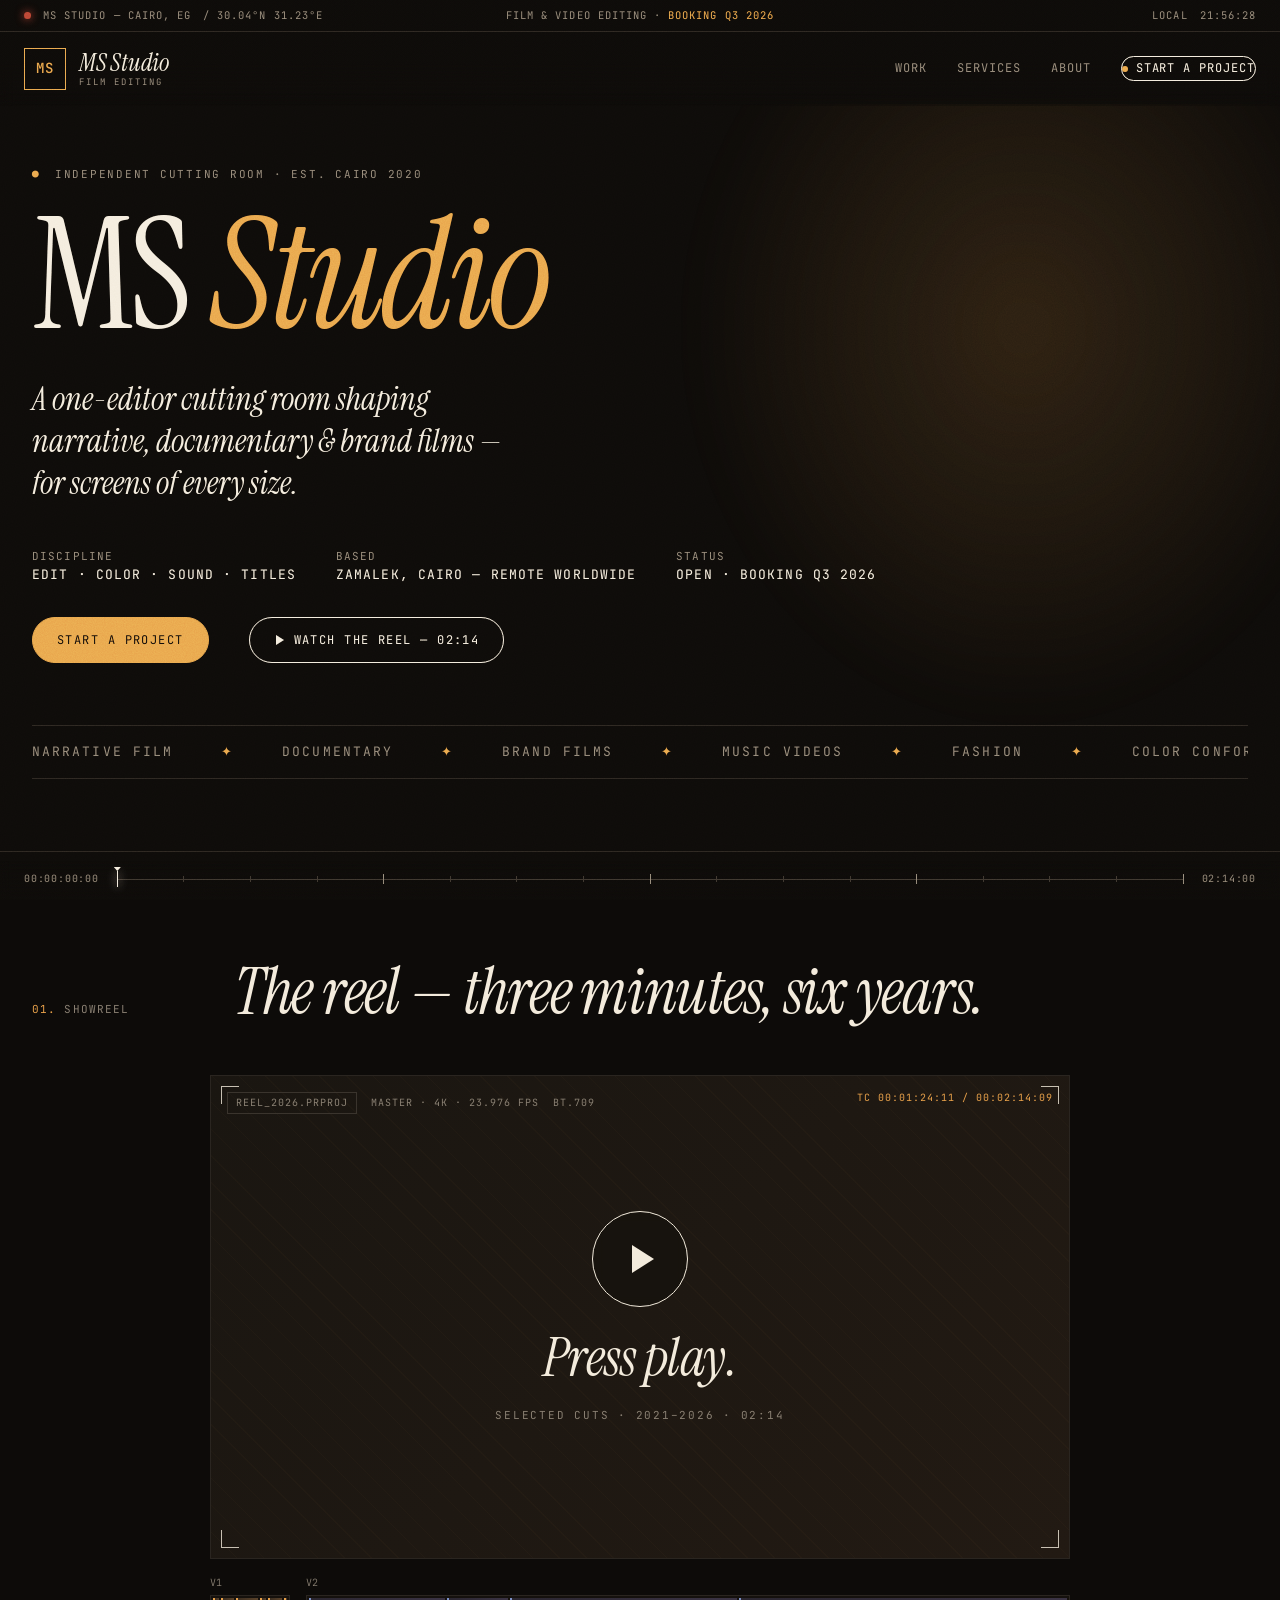
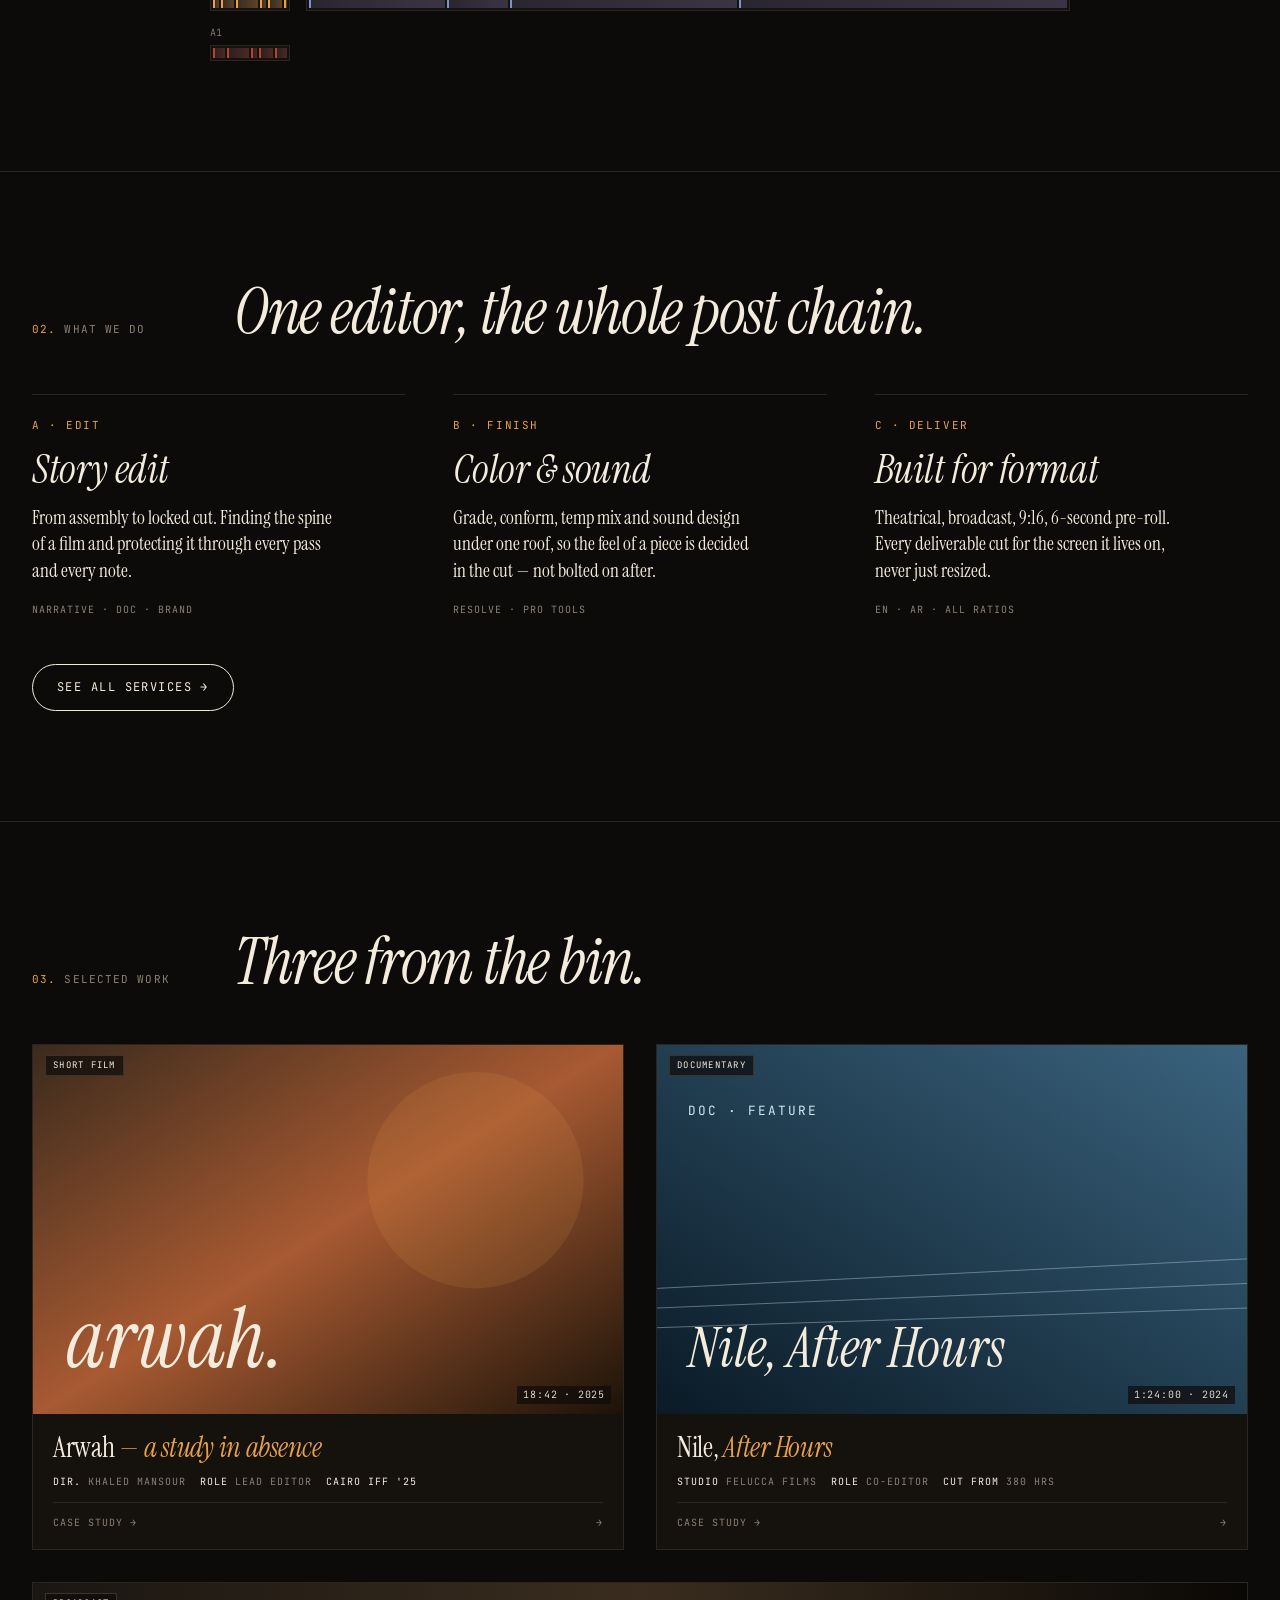
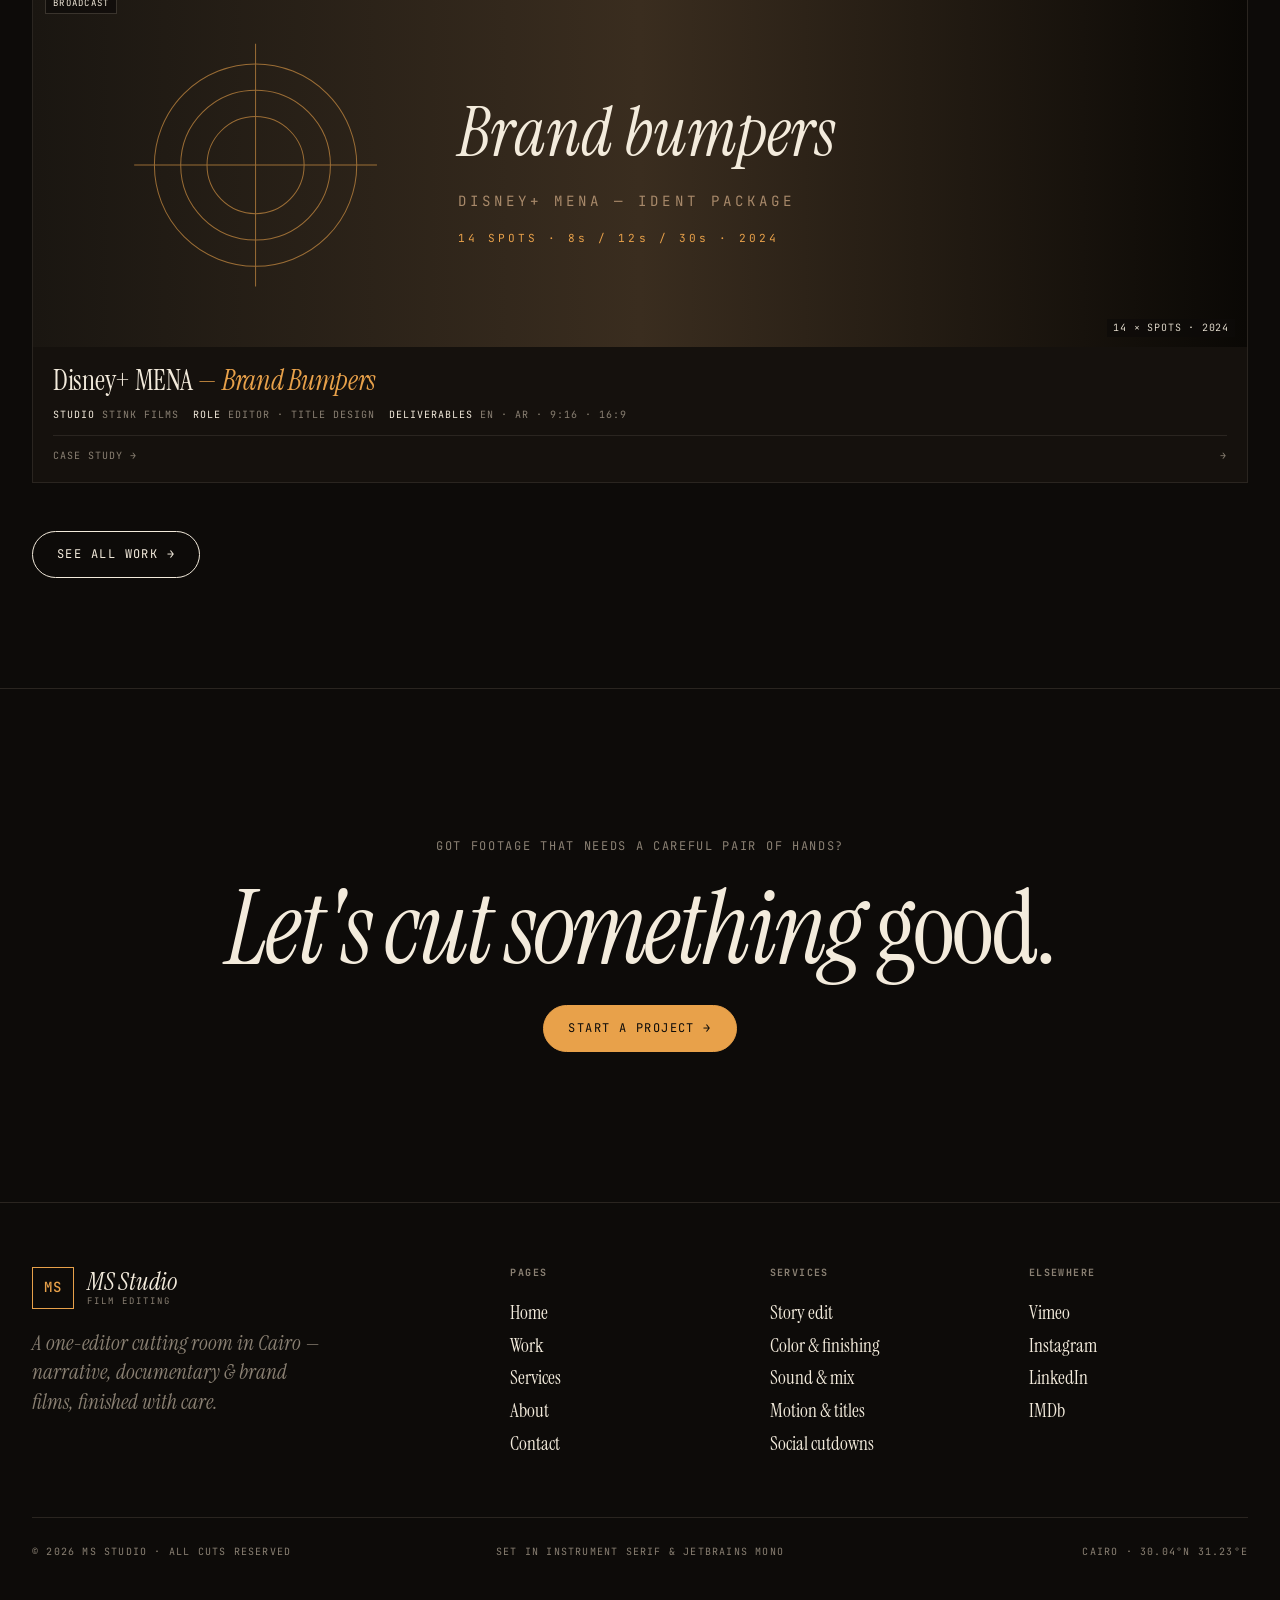
<file: index.html>
<!doctype html>
<html lang="en">
<head>
<meta charset="utf-8" />
<meta name="viewport" content="width=device-width, initial-scale=1" />
<title>MS Studio — Film &amp; Video Editing, Cairo</title>
<meta name="description" content="MS Studio is an independent cutting room in Cairo. Narrative, documentary and brand film editing, color and finishing by Malak Sameh." />
<link rel="preconnect" href="https://fonts.googleapis.com">
<link rel="preconnect" href="https://fonts.gstatic.com" crossorigin>
<link href="https://fonts.googleapis.com/css2?family=Instrument+Serif:ital@0;1&family=JetBrains+Mono:wght@300;400;500&display=swap" rel="stylesheet">
<link rel="stylesheet" href="css/site.css">
</head>
<body>
<div class="grain" aria-hidden="true"></div>

<header class="site-header">
  <div class="topstrip">
    <div class="ts-left"><span class="rec-dot" aria-hidden="true"></span><span>MS Studio — Cairo, EG</span><span class="dim">/ 30.04°N 31.23°E</span></div>
    <div class="ts-mid">Film &amp; Video Editing · <span class="amber">Booking Q3 2026</span></div>
    <div class="ts-right"><span class="dim">Local</span><span id="clock">--:--:--</span></div>
  </div>
  <div class="nav">
    <a class="brand" href="index.html"><span class="mark">MS</span><span class="btext"><b>MS Studio</b><small>Film Editing</small></span></a>
    <button class="menu-toggle" aria-label="Menu"><span></span><span></span><span></span></button>
    <nav class="navlinks">
      <a href="work.html">Work</a>
      <a href="services.html">Services</a>
      <a href="about.html">About</a>
      <a class="navcta" href="contact.html"><span class="dot"></span>Start a project</a>
    </nav>
  </div>
</header>

<main class="page" data-screen-label="Home">

  <!-- HERO -->
  <section class="phero first">
    <div class="container">
      <div class="eyebrow"><span class="amber">●</span> Independent cutting room · Est. Cairo 2020</div>
      <h1>MS <em>Studio</em></h1>
      <p class="lede">A one-editor cutting room shaping narrative, documentary &amp; brand films — for screens of every size.</p>
      <div class="pmeta">
        <div><div>Discipline</div><div class="v">Edit · Color · Sound · Titles</div></div>
        <div><div>Based</div><div class="v">Zamalek, Cairo — Remote worldwide</div></div>
        <div><div>Status</div><div class="v amber">Open · Booking Q3 2026</div></div>
      </div>
      <div class="pmeta" style="margin-top:34px">
        <a class="btn amber" href="contact.html">Start a project</a>
        <a class="btn" href="#showreel"><span class="play"></span>Watch the reel — 02:14</a>
      </div>
    </div>
    <div class="marquee" aria-hidden="true">
      <div class="marquee-track">
        <span>Narrative Film</span><span>Documentary</span><span>Brand Films</span><span>Music Videos</span><span>Fashion</span><span>Color Conform</span><span>Sound Design</span><span>Title Sequences</span>
        <span>Narrative Film</span><span>Documentary</span><span>Brand Films</span><span>Music Videos</span><span>Fashion</span><span>Color Conform</span><span>Sound Design</span><span>Title Sequences</span>
      </div>
    </div>
  </section>

  <!-- SHOWREEL -->
  <section id="showreel">
    <div class="container">
      <div class="chapter"><div><span class="num">01.</span> Showreel</div><h2>The <span class="it">reel</span> — three minutes, six years.</h2></div>
      <div class="reel-frame">
        <div class="corner tl"></div><div class="corner tr"></div><div class="corner bl"></div><div class="corner br"></div>
        <div class="frame-label"><span class="tag">REEL_2026.prproj</span><span>Master · 4K · 23.976 fps</span><span>BT.709</span></div>
        <div class="frame-tc">TC 00:01:24:11 / 00:02:14:09</div>
        <div class="frame-center">
          <button class="play-btn" aria-label="Play reel"><span class="tri"></span></button>
          <h3>Press play.</h3>
          <div class="sub">Selected cuts · 2021–2026 · 02:14</div>
        </div>
      </div>
      <div class="reel-timeline">
        <div class="track-row"><div class="mono">V1</div><div class="track"><div class="clip short"></div><div class="clip med"></div><div class="clip long"></div><div class="clip short"></div><div class="clip med"></div><div class="clip"></div></div></div>
        <div class="track-row"><div class="mono">V2</div><div class="track"><div class="clip b med"></div><div class="clip b short"></div><div class="clip b long"></div><div class="clip b"></div></div></div>
        <div class="track-row"><div class="mono">A1</div><div class="track"><div class="clip c"></div><div class="clip c long"></div><div class="clip c short"></div><div class="clip c med"></div><div class="clip c"></div></div></div>
      </div>
    </div>
  </section>

  <!-- WHAT WE DO -->
  <section id="what">
    <div class="container">
      <div class="chapter"><div><span class="num">02.</span> What we do</div><h2>One editor, the <span class="it">whole</span> post chain.</h2></div>
      <div class="pillars">
        <div class="pillar"><div class="pn">A · EDIT</div><h3>Story <em>edit</em></h3><p>From assembly to locked cut. Finding the spine of a film and protecting it through every pass and every note.</p><div class="quote">Narrative · Doc · Brand</div></div>
        <div class="pillar"><div class="pn">B · FINISH</div><h3>Color &amp; <em>sound</em></h3><p>Grade, conform, temp mix and sound design under one roof, so the feel of a piece is decided in the cut — not bolted on after.</p><div class="quote">Resolve · Pro Tools</div></div>
        <div class="pillar"><div class="pn">C · DELIVER</div><h3>Built for <em>format</em></h3><p>Theatrical, broadcast, 9:16, 6-second pre-roll. Every deliverable cut for the screen it lives on, never just resized.</p><div class="quote">EN · AR · all ratios</div></div>
      </div>
      <div style="margin-top:48px"><a class="btn" href="services.html">See all services →</a></div>
    </div>
  </section>

  <!-- SELECTED WORK -->
  <section id="work-teaser">
    <div class="container">
      <div class="chapter"><div><span class="num">03.</span> Selected work</div><h2><span class="it">Three</span> from the bin.</h2></div>
      <div class="works">
        <article class="work w6">
          <div class="work-thumb">
            <svg viewBox="0 0 600 380" preserveAspectRatio="xMidYMid slice" aria-hidden="true">
              <defs><linearGradient id="hg1" x1="0" x2="1" y1="0" y2="1"><stop offset="0" stop-color="#3a2a1c"/><stop offset=".5" stop-color="#a85a32"/><stop offset="1" stop-color="#1a1208"/></linearGradient></defs>
              <rect width="600" height="380" fill="url(#hg1)"/><circle cx="450" cy="140" r="110" fill="rgba(232,161,74,.12)"/>
              <text x="34" y="330" font-family="Instrument Serif" font-style="italic" font-size="84" fill="#f3ebdc">arwah.</text>
            </svg>
            <div class="badge">Short film</div><div class="tc mono">18:42 · 2025</div>
          </div>
          <div class="work-body">
            <div class="work-title">Arwah <em>— a study in absence</em></div>
            <div class="work-meta"><span><b>Dir.</b> Khaled Mansour</span><span><b>Role</b> Lead editor</span><span><b>Cairo IFF '25</b></span></div>
            <div class="work-foot"><span>Case study →</span><span class="arrow">→</span></div>
          </div>
        </article>
        <article class="work w6">
          <div class="work-thumb">
            <svg viewBox="0 0 600 380" preserveAspectRatio="xMidYMid slice" aria-hidden="true">
              <defs><linearGradient id="hg2" x1="0" x2="1" y1="1" y2="0"><stop offset="0" stop-color="#0a1a26"/><stop offset="1" stop-color="#3a637e"/></linearGradient></defs>
              <rect width="600" height="380" fill="url(#hg2)"/>
              <g opacity=".4" stroke="#cfe6f0"><line x1="0" y1="250" x2="600" y2="220"/><line x1="0" y1="270" x2="600" y2="245"/><line x1="0" y1="290" x2="600" y2="270"/></g>
              <text x="32" y="74" font-family="JetBrains Mono" font-size="13" fill="#cfe6f0" letter-spacing="2">DOC · FEATURE</text>
              <text x="32" y="330" font-family="Instrument Serif" font-style="italic" font-size="56" fill="#f3ebdc">Nile, After Hours</text>
            </svg>
            <div class="badge">Documentary</div><div class="tc mono">1:24:00 · 2024</div>
          </div>
          <div class="work-body">
            <div class="work-title">Nile, <em>After Hours</em></div>
            <div class="work-meta"><span><b>Studio</b> Felucca Films</span><span><b>Role</b> Co-editor</span><span><b>Cut from</b> 380 hrs</span></div>
            <div class="work-foot"><span>Case study →</span><span class="arrow">→</span></div>
          </div>
        </article>
        <article class="work w12">
          <div class="work-thumb">
            <svg viewBox="0 0 1200 360" preserveAspectRatio="xMidYMid slice" aria-hidden="true">
              <defs><linearGradient id="hg3" x1="0" x2="1"><stop offset="0" stop-color="#1a1611"/><stop offset=".5" stop-color="#3a2d1f"/><stop offset="1" stop-color="#0a0805"/></linearGradient></defs>
              <rect width="1200" height="360" fill="url(#hg3)"/>
              <g opacity=".6" stroke="#e8a14a" fill="none"><circle cx="220" cy="180" r="100"/><circle cx="220" cy="180" r="74"/><circle cx="220" cy="180" r="48"/><line x1="220" y1="60" x2="220" y2="300"/><line x1="100" y1="180" x2="340" y2="180"/></g>
              <text x="420" y="170" font-family="Instrument Serif" font-style="italic" font-size="66" fill="#f3ebdc">Brand bumpers</text>
              <text x="420" y="220" font-family="JetBrains Mono" font-size="14" fill="#a8896a" letter-spacing="3">DISNEY+ MENA — IDENT PACKAGE</text>
              <text x="420" y="256" font-family="JetBrains Mono" font-size="11" fill="#e8a14a" letter-spacing="3">14 SPOTS · 8s / 12s / 30s · 2024</text>
            </svg>
            <div class="badge">Broadcast</div><div class="tc mono">14 × spots · 2024</div>
          </div>
          <div class="work-body">
            <div class="work-title">Disney+ MENA <em>— Brand Bumpers</em></div>
            <div class="work-meta"><span><b>Studio</b> Stink Films</span><span><b>Role</b> Editor · Title design</span><span><b>Deliverables</b> EN · AR · 9:16 · 16:9</span></div>
            <div class="work-foot"><span>Case study →</span><span class="arrow">→</span></div>
          </div>
        </article>
      </div>
      <div style="margin-top:48px"><a class="btn" href="work.html">See all work →</a></div>
    </div>
  </section>

  <!-- CTA -->
  <section id="cta">
    <div class="container">
      <div class="cta-strip">
        <div class="sub">Got footage that needs a careful pair of hands?</div>
        <h2>Let's <span class="it">cut</span> something <span class="nb it">good.</span></h2>
        <a class="btn amber" href="contact.html">Start a project →</a>
      </div>
    </div>
  </section>

</main>

<footer class="site-footer">
  <div class="container">
    <div class="foot-grid">
      <div class="foot-brand">
        <a class="brand" href="index.html"><span class="mark">MS</span><span class="btext"><b>MS Studio</b><small>Film Editing</small></span></a>
        <p>A one-editor cutting room in Cairo — narrative, documentary &amp; brand films, finished with care.</p>
      </div>
      <div class="foot-col"><h5>Pages</h5><a href="index.html">Home</a><a href="work.html">Work</a><a href="services.html">Services</a><a href="about.html">About</a><a href="contact.html">Contact</a></div>
      <div class="foot-col"><h5>Services</h5><a href="services.html">Story edit</a><a href="services.html">Color &amp; finishing</a><a href="services.html">Sound &amp; mix</a><a href="services.html">Motion &amp; titles</a><a href="services.html">Social cutdowns</a></div>
      <div class="foot-col"><h5>Elsewhere</h5><a href="#">Vimeo</a><a href="#">Instagram</a><a href="#">LinkedIn</a><a href="#">IMDb</a></div>
    </div>
    <div class="foot-bot"><div>© 2026 MS Studio · All cuts reserved</div><div class="c">Set in Instrument Serif &amp; JetBrains Mono</div><div class="r">Cairo · 30.04°N 31.23°E</div></div>
  </div>
</footer>

<div class="scrubbar">
  <div class="scrub-row">
    <div><span id="scrub-tc">00:00:00:00</span></div>
    <div class="scrub-track">
      <div class="scrub-line"></div><div class="scrub-line played"></div>
      <div class="scrub-ticks"><span class="major"></span><span></span><span></span><span></span><span class="major"></span><span></span><span></span><span></span><span class="major"></span><span></span><span></span><span></span><span class="major"></span><span></span><span></span><span></span><span class="major"></span></div>
      <div class="playhead"></div>
    </div>
    <div>02:14:00</div>
  </div>
</div>

<div class="tweaks" id="tweaks">
  <h4>Tweaks <span class="x" id="tw-close">close ✕</span></h4>
  <div class="tw-section"><div class="tw-label">Theme</div><div class="tw-row" data-key="theme"><button data-val="cinema">Cinema</button><button data-val="paper">Paper</button><button data-val="amber">Amber room</button></div></div>
  <div class="tw-section"><div class="tw-label">Accent</div><div class="tw-row" data-key="accent"><button data-val="amber">Amber</button><button data-val="red">Red</button><button data-val="cyan">Cyan</button><button data-val="lime">Lime</button></div></div>
  <div class="tw-section"><div class="tw-label">Film grain</div><div class="tw-slider"><input type="range" min="0" max="1" step="0.05" id="tw-grain" /><span class="mono" id="tw-grain-v">50%</span></div></div>
</div>

<script src="js/site.js"></script>
</body>
</html>
</file>
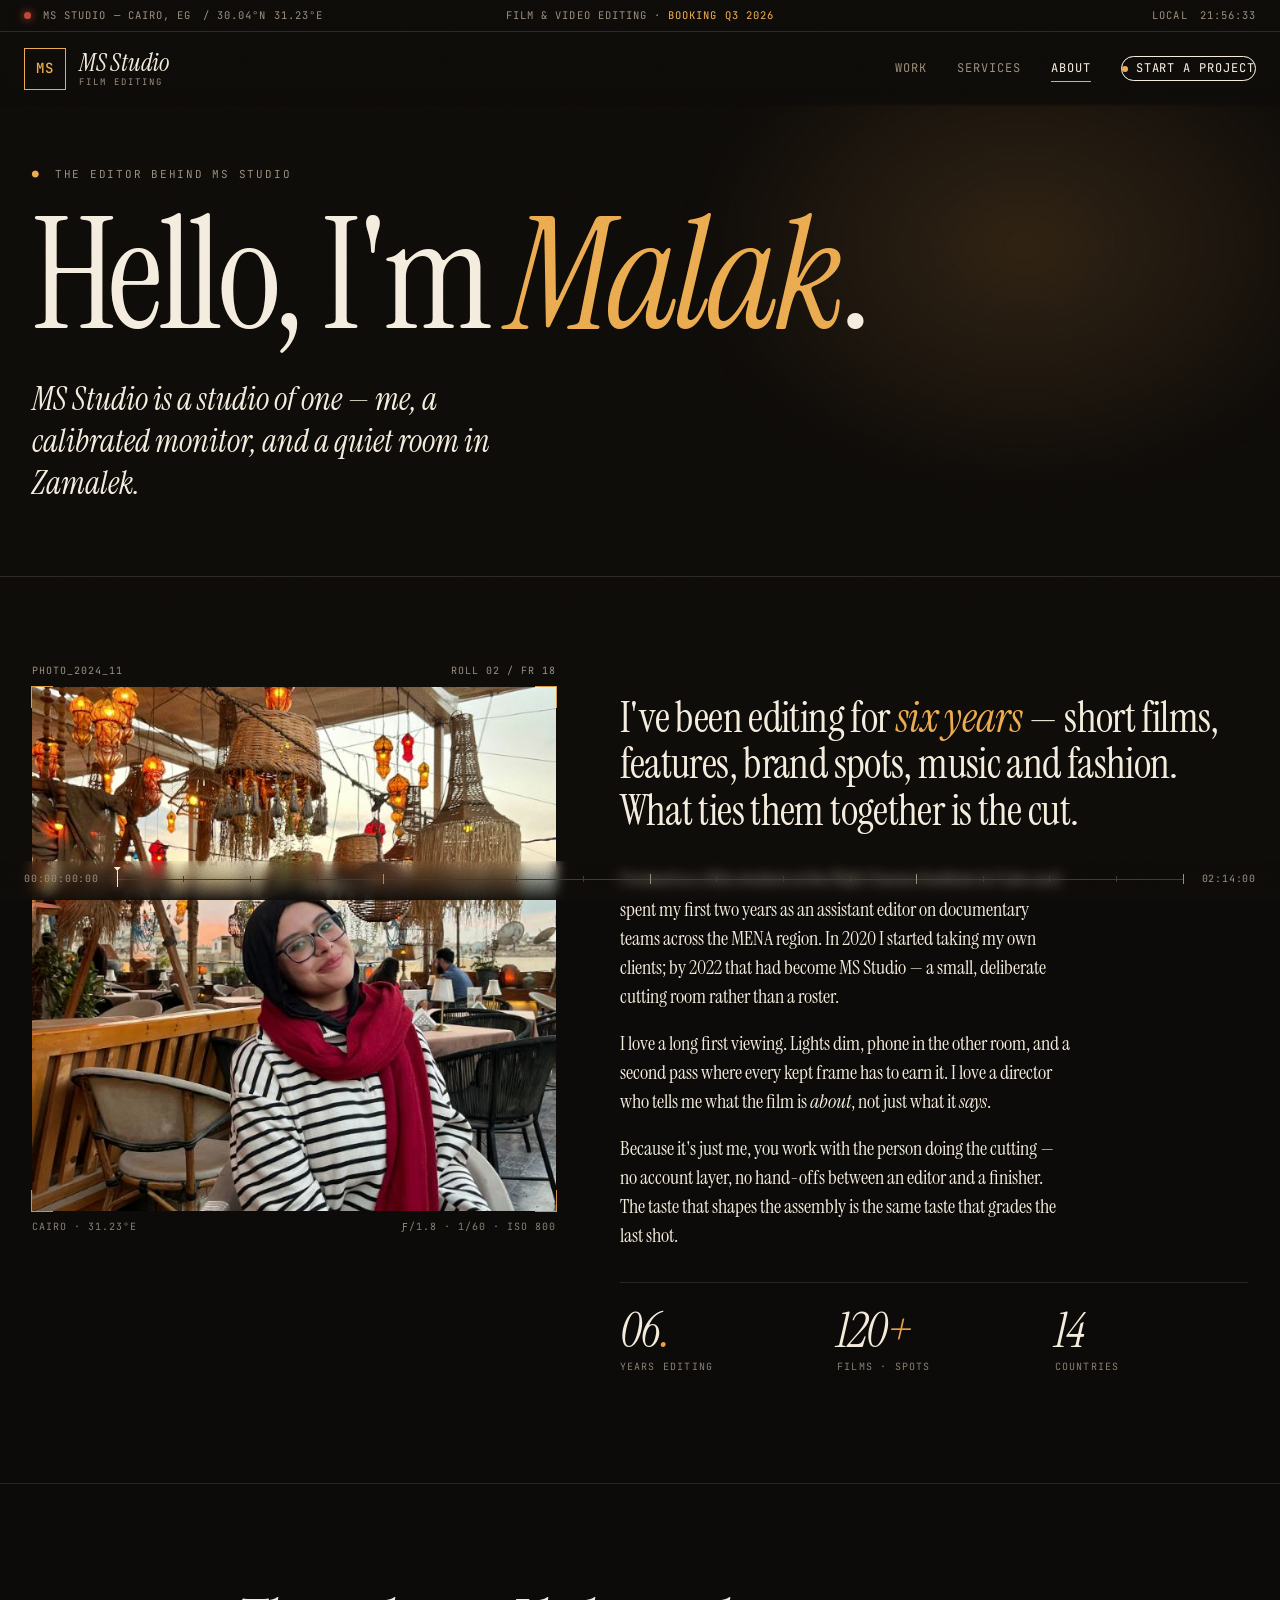
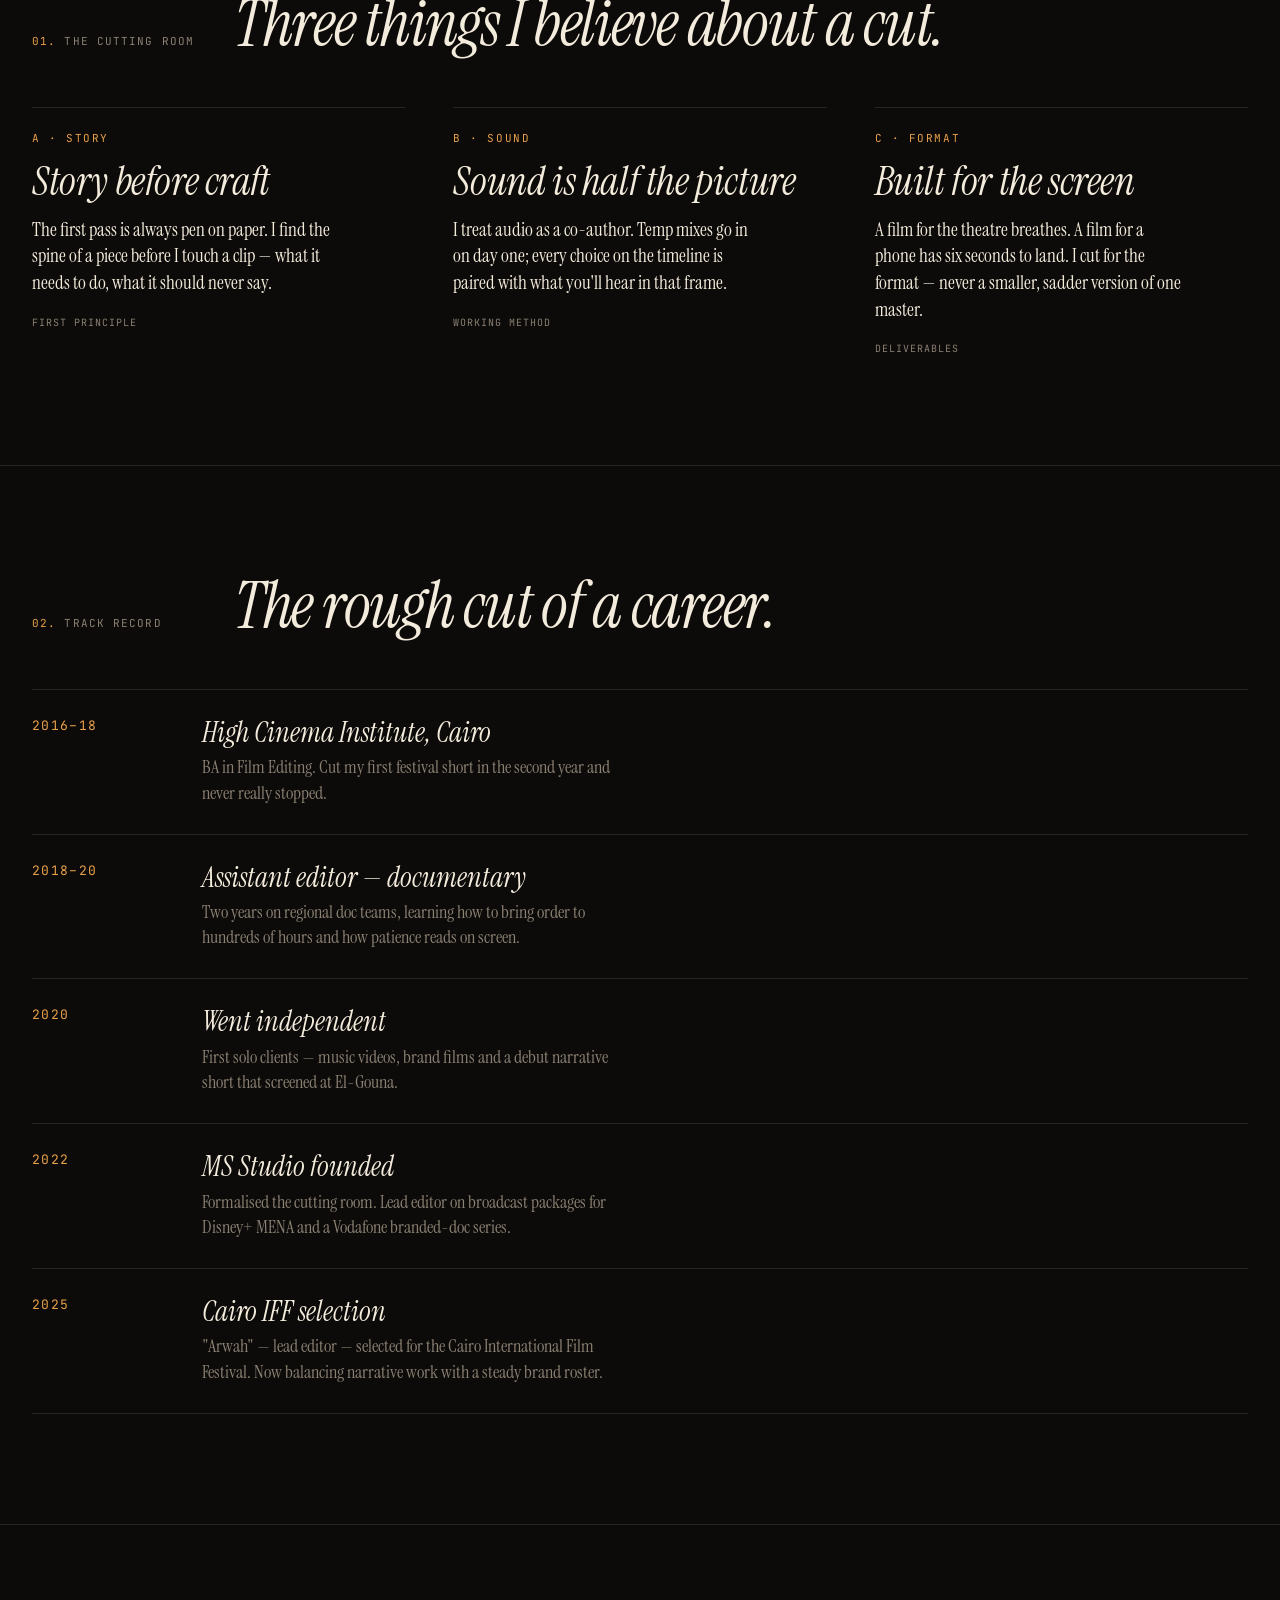
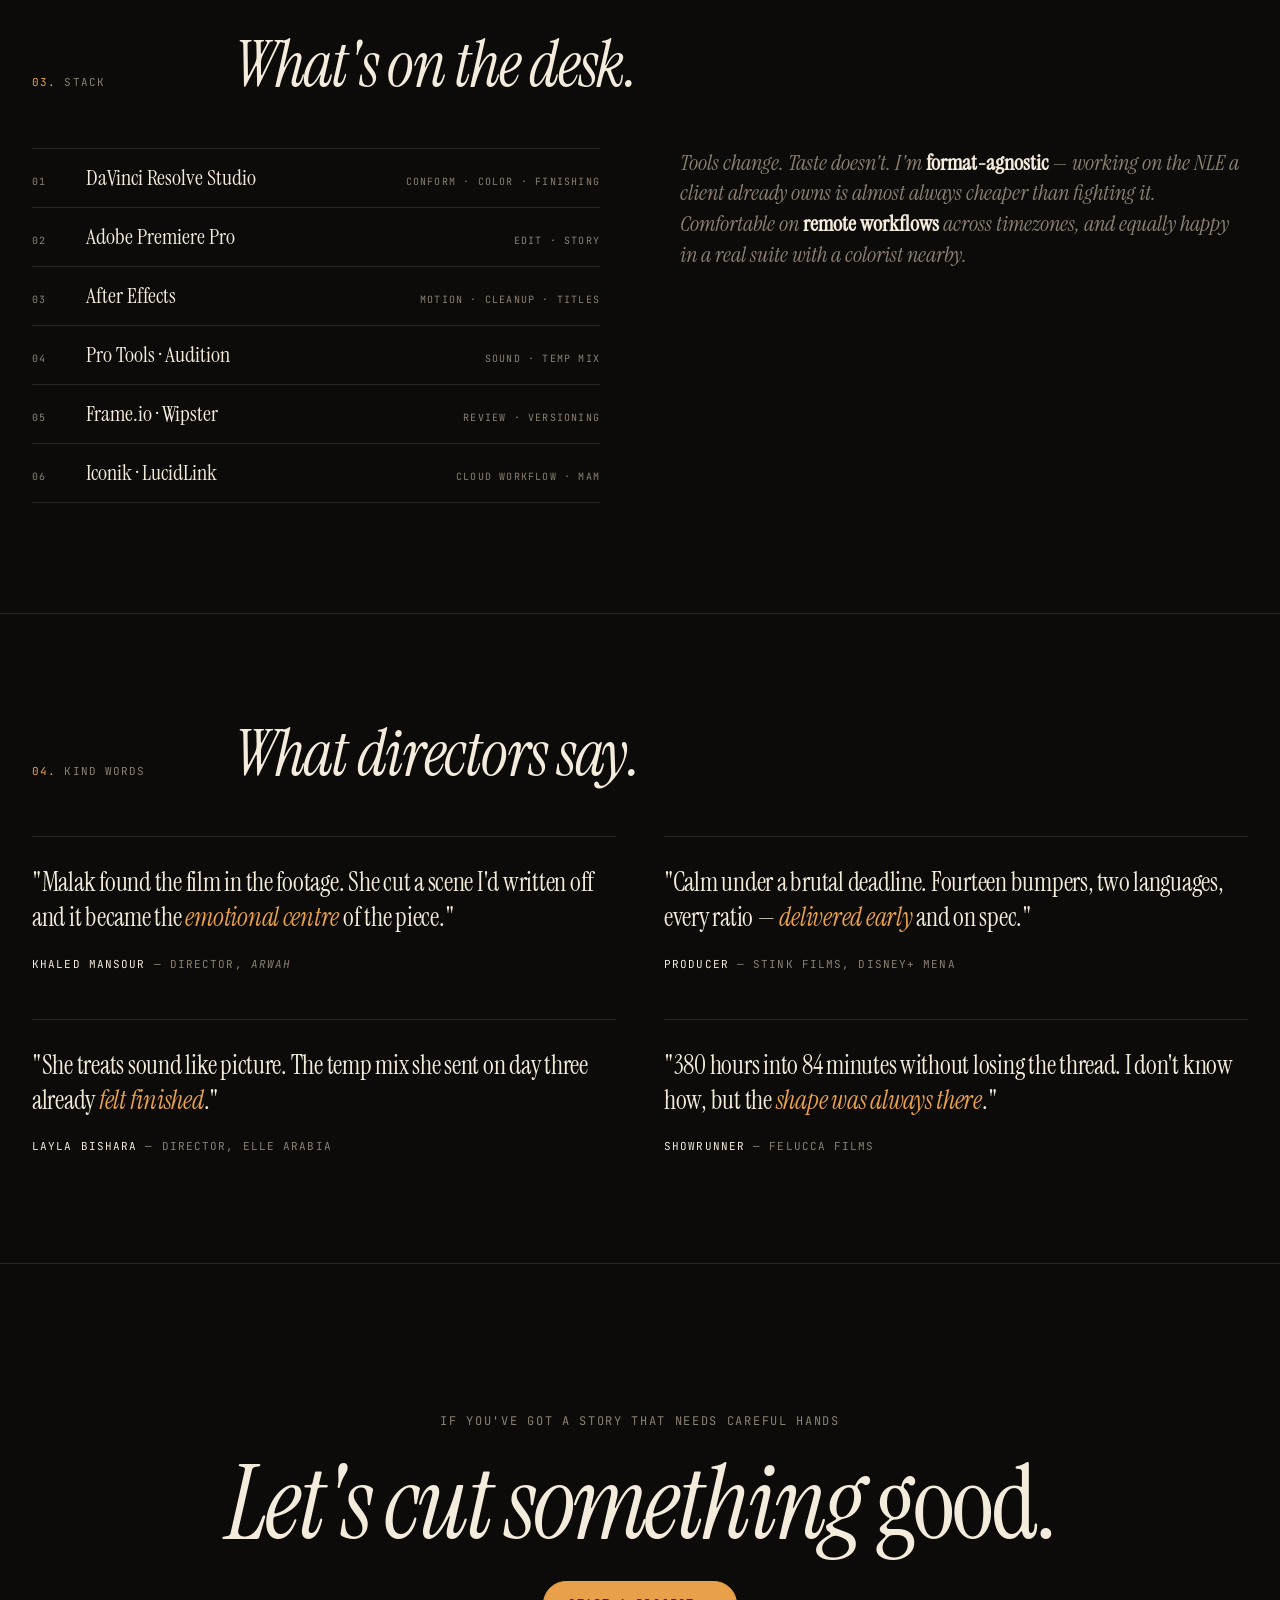
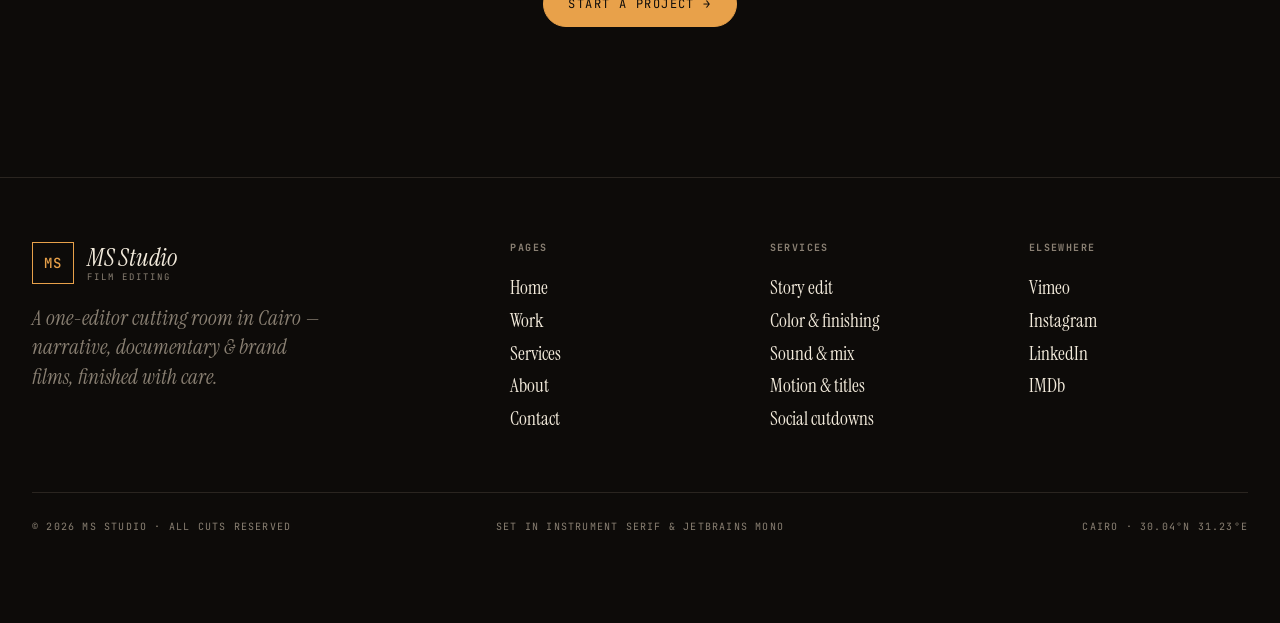
<file: about.html>
<!doctype html>
<html lang="en">
<head>
<meta charset="utf-8" />
<meta name="viewport" content="width=device-width, initial-scale=1" />
<title>About — MS Studio</title>
<meta name="description" content="MS Studio is the cutting room of Malak Sameh, a Cairo-based film and video editor with six years across narrative, documentary and brand work." />
<link rel="preconnect" href="https://fonts.googleapis.com">
<link rel="preconnect" href="https://fonts.gstatic.com" crossorigin>
<link href="https://fonts.googleapis.com/css2?family=Instrument+Serif:ital@0;1&family=JetBrains+Mono:wght@300;400;500&display=swap" rel="stylesheet">
<link rel="stylesheet" href="css/site.css">
</head>
<body>
<div class="grain" aria-hidden="true"></div>

<header class="site-header">
  <div class="topstrip">
    <div class="ts-left"><span class="rec-dot" aria-hidden="true"></span><span>MS Studio — Cairo, EG</span><span class="dim">/ 30.04°N 31.23°E</span></div>
    <div class="ts-mid">Film &amp; Video Editing · <span class="amber">Booking Q3 2026</span></div>
    <div class="ts-right"><span class="dim">Local</span><span id="clock">--:--:--</span></div>
  </div>
  <div class="nav">
    <a class="brand" href="index.html"><span class="mark">MS</span><span class="btext"><b>MS Studio</b><small>Film Editing</small></span></a>
    <button class="menu-toggle" aria-label="Menu"><span></span><span></span><span></span></button>
    <nav class="navlinks">
      <a href="work.html">Work</a>
      <a href="services.html">Services</a>
      <a href="about.html" aria-current="page">About</a>
      <a class="navcta" href="contact.html"><span class="dot"></span>Start a project</a>
    </nav>
  </div>
</header>

<main class="page" data-screen-label="About">

  <section class="phero first">
    <div class="container">
      <div class="eyebrow"><span class="amber">●</span> The editor behind MS Studio</div>
      <h1>Hello, I'm <em>Malak</em>.</h1>
      <p class="lede">MS Studio is a studio of one — me, a calibrated monitor, and a quiet room in Zamalek.</p>
    </div>
  </section>

  <!-- BIO -->
  <section>
    <div class="container">
      <div class="about-grid">
        <div class="about-photo">
          <div class="pm top"><span>PHOTO_2024_11</span><span>ROLL 02 / FR 18</span></div>
          <img src="assets/malak.jpg" alt="Malak Sameh, video editor, photographed at a rooftop in Cairo at golden hour." />
          <div class="corner tl"></div><div class="corner tr"></div><div class="corner bl"></div><div class="corner br"></div>
          <div class="pm bot"><span>Cairo · 31.23°E</span><span>ƒ/1.8 · 1/60 · ISO 800</span></div>
        </div>
        <div class="about-text">
          <div class="lede">I've been editing for <em>six years</em> — short films, features, brand spots, music and fashion. What ties them together is the cut.</div>
          <div class="body">
            <p>I trained as a film student at the High Cinema Institute in Cairo and spent my first two years as an assistant editor on documentary teams across the MENA region. In 2020 I started taking my own clients; by 2022 that had become MS Studio — a small, deliberate cutting room rather than a roster.</p>
            <p>I love a long first viewing. Lights dim, phone in the other room, and a second pass where every kept frame has to earn it. I love a director who tells me what the film is <em>about</em>, not just what it <em>says</em>.</p>
            <p>Because it's just me, you work with the person doing the cutting — no account layer, no hand-offs between an editor and a finisher. The taste that shapes the assembly is the same taste that grades the last shot.</p>
          </div>
          <div class="stats">
            <div class="s"><div class="n">06<span class="amber">.</span></div><div class="l">Years editing</div></div>
            <div class="s"><div class="n">120<span class="amber">+</span></div><div class="l">Films · Spots</div></div>
            <div class="s"><div class="n">14</div><div class="l">Countries</div></div>
          </div>
        </div>
      </div>
    </div>
  </section>

  <!-- BELIEFS -->
  <section>
    <div class="container">
      <div class="chapter"><div><span class="num">01.</span> The cutting room</div><h2>Three things <span class="it">I believe</span> about a cut.</h2></div>
      <div class="pillars">
        <div class="pillar"><div class="pn">A · STORY</div><h3>Story <em>before</em> craft</h3><p>The first pass is always pen on paper. I find the spine of a piece before I touch a clip — what it needs to do, what it should never say.</p><div class="quote">First principle</div></div>
        <div class="pillar"><div class="pn">B · SOUND</div><h3>Sound is <em>half</em> the picture</h3><p>I treat audio as a co-author. Temp mixes go in on day one; every choice on the timeline is paired with what you'll hear in that frame.</p><div class="quote">Working method</div></div>
        <div class="pillar"><div class="pn">C · FORMAT</div><h3>Built for the <em>screen</em></h3><p>A film for the theatre breathes. A film for a phone has six seconds to land. I cut for the format — never a smaller, sadder version of one master.</p><div class="quote">Deliverables</div></div>
      </div>
    </div>
  </section>

  <!-- TIMELINE -->
  <section>
    <div class="container">
      <div class="chapter"><div><span class="num">02.</span> Track record</div><h2>The <span class="it">rough cut</span> of a career.</h2></div>
      <div class="timeline">
        <div class="tl-row"><div class="tl-year">2016–18</div><div class="tl-body"><h4>High Cinema Institute, Cairo</h4><p>BA in Film Editing. Cut my first festival short in the second year and never really stopped.</p></div></div>
        <div class="tl-row"><div class="tl-year">2018–20</div><div class="tl-body"><h4>Assistant editor — documentary</h4><p>Two years on regional doc teams, learning how to bring order to hundreds of hours and how patience reads on screen.</p></div></div>
        <div class="tl-row"><div class="tl-year">2020</div><div class="tl-body"><h4>Went independent</h4><p>First solo clients — music videos, brand films and a debut narrative short that screened at El-Gouna.</p></div></div>
        <div class="tl-row"><div class="tl-year">2022</div><div class="tl-body"><h4>MS Studio founded</h4><p>Formalised the cutting room. Lead editor on broadcast packages for Disney+ MENA and a Vodafone branded-doc series.</p></div></div>
        <div class="tl-row"><div class="tl-year">2025</div><div class="tl-body"><h4>Cairo IFF selection</h4><p>"Arwah" — lead editor — selected for the Cairo International Film Festival. Now balancing narrative work with a steady brand roster.</p></div></div>
      </div>
    </div>
  </section>

  <!-- TOOLS -->
  <section>
    <div class="container">
      <div class="chapter"><div><span class="num">03.</span> Stack</div><h2>What's on the <span class="it">desk</span>.</h2></div>
      <div class="tools-grid">
        <div class="tools-list">
          <div class="tool-row"><span class="num">01</span><span class="name">DaVinci Resolve Studio</span><span class="role">Conform · Color · Finishing</span></div>
          <div class="tool-row"><span class="num">02</span><span class="name">Adobe Premiere Pro</span><span class="role">Edit · Story</span></div>
          <div class="tool-row"><span class="num">03</span><span class="name">After Effects</span><span class="role">Motion · Cleanup · Titles</span></div>
          <div class="tool-row"><span class="num">04</span><span class="name">Pro Tools · Audition</span><span class="role">Sound · Temp mix</span></div>
          <div class="tool-row"><span class="num">05</span><span class="name">Frame.io · Wipster</span><span class="role">Review · Versioning</span></div>
          <div class="tool-row"><span class="num">06</span><span class="name">Iconik · LucidLink</span><span class="role">Cloud workflow · MAM</span></div>
        </div>
        <div class="tools-aside">
          <p>Tools change. Taste doesn't. I'm <b>format-agnostic</b> — working on the NLE a client already owns is almost always cheaper than fighting it. Comfortable on <b>remote workflows</b> across timezones, and equally happy in a real suite with a colorist nearby.</p>
        </div>
      </div>
    </div>
  </section>

  <!-- TESTIMONIALS -->
  <section>
    <div class="container">
      <div class="chapter"><div><span class="num">04.</span> Kind words</div><h2>What directors <span class="it">say</span>.</h2></div>
      <div class="quotes">
        <div class="quote-card"><div class="big">"Malak found the film in the footage. She cut a scene I'd written off and it became the <em>emotional centre</em> of the piece."</div><div class="who"><b>Khaled Mansour</b> — Director, <i>Arwah</i></div></div>
        <div class="quote-card"><div class="big">"Calm under a brutal deadline. Fourteen bumpers, two languages, every ratio — <em>delivered early</em> and on spec."</div><div class="who"><b>Producer</b> — Stink Films, Disney+ MENA</div></div>
        <div class="quote-card"><div class="big">"She treats sound like picture. The temp mix she sent on day three already <em>felt finished</em>."</div><div class="who"><b>Layla Bishara</b> — Director, ELLE Arabia</div></div>
        <div class="quote-card"><div class="big">"380 hours into 84 minutes without losing the thread. I don't know how, but the <em>shape was always there</em>."</div><div class="who"><b>Showrunner</b> — Felucca Films</div></div>
      </div>
    </div>
  </section>

  <section id="cta">
    <div class="container">
      <div class="cta-strip">
        <div class="sub">If you've got a story that needs careful hands</div>
        <h2>Let's <span class="it">cut</span> something <span class="nb it">good.</span></h2>
        <a class="btn amber" href="contact.html">Start a project →</a>
      </div>
    </div>
  </section>

</main>

<footer class="site-footer">
  <div class="container">
    <div class="foot-grid">
      <div class="foot-brand">
        <a class="brand" href="index.html"><span class="mark">MS</span><span class="btext"><b>MS Studio</b><small>Film Editing</small></span></a>
        <p>A one-editor cutting room in Cairo — narrative, documentary &amp; brand films, finished with care.</p>
      </div>
      <div class="foot-col"><h5>Pages</h5><a href="index.html">Home</a><a href="work.html">Work</a><a href="services.html">Services</a><a href="about.html">About</a><a href="contact.html">Contact</a></div>
      <div class="foot-col"><h5>Services</h5><a href="services.html">Story edit</a><a href="services.html">Color &amp; finishing</a><a href="services.html">Sound &amp; mix</a><a href="services.html">Motion &amp; titles</a><a href="services.html">Social cutdowns</a></div>
      <div class="foot-col"><h5>Elsewhere</h5><a href="#">Vimeo</a><a href="#">Instagram</a><a href="#">LinkedIn</a><a href="#">IMDb</a></div>
    </div>
    <div class="foot-bot"><div>© 2026 MS Studio · All cuts reserved</div><div class="c">Set in Instrument Serif &amp; JetBrains Mono</div><div class="r">Cairo · 30.04°N 31.23°E</div></div>
  </div>
</footer>

<div class="scrubbar">
  <div class="scrub-row">
    <div><span id="scrub-tc">00:00:00:00</span></div>
    <div class="scrub-track">
      <div class="scrub-line"></div><div class="scrub-line played"></div>
      <div class="scrub-ticks"><span class="major"></span><span></span><span></span><span></span><span class="major"></span><span></span><span></span><span></span><span class="major"></span><span></span><span></span><span></span><span class="major"></span><span></span><span></span><span></span><span class="major"></span></div>
      <div class="playhead"></div>
    </div>
    <div>02:14:00</div>
  </div>
</div>

<div class="tweaks" id="tweaks">
  <h4>Tweaks <span class="x" id="tw-close">close ✕</span></h4>
  <div class="tw-section"><div class="tw-label">Theme</div><div class="tw-row" data-key="theme"><button data-val="cinema">Cinema</button><button data-val="paper">Paper</button><button data-val="amber">Amber room</button></div></div>
  <div class="tw-section"><div class="tw-label">Accent</div><div class="tw-row" data-key="accent"><button data-val="amber">Amber</button><button data-val="red">Red</button><button data-val="cyan">Cyan</button><button data-val="lime">Lime</button></div></div>
  <div class="tw-section"><div class="tw-label">Film grain</div><div class="tw-slider"><input type="range" min="0" max="1" step="0.05" id="tw-grain" /><span class="mono" id="tw-grain-v">50%</span></div></div>
</div>

<script src="js/site.js"></script>
</body>
</html>
</file>
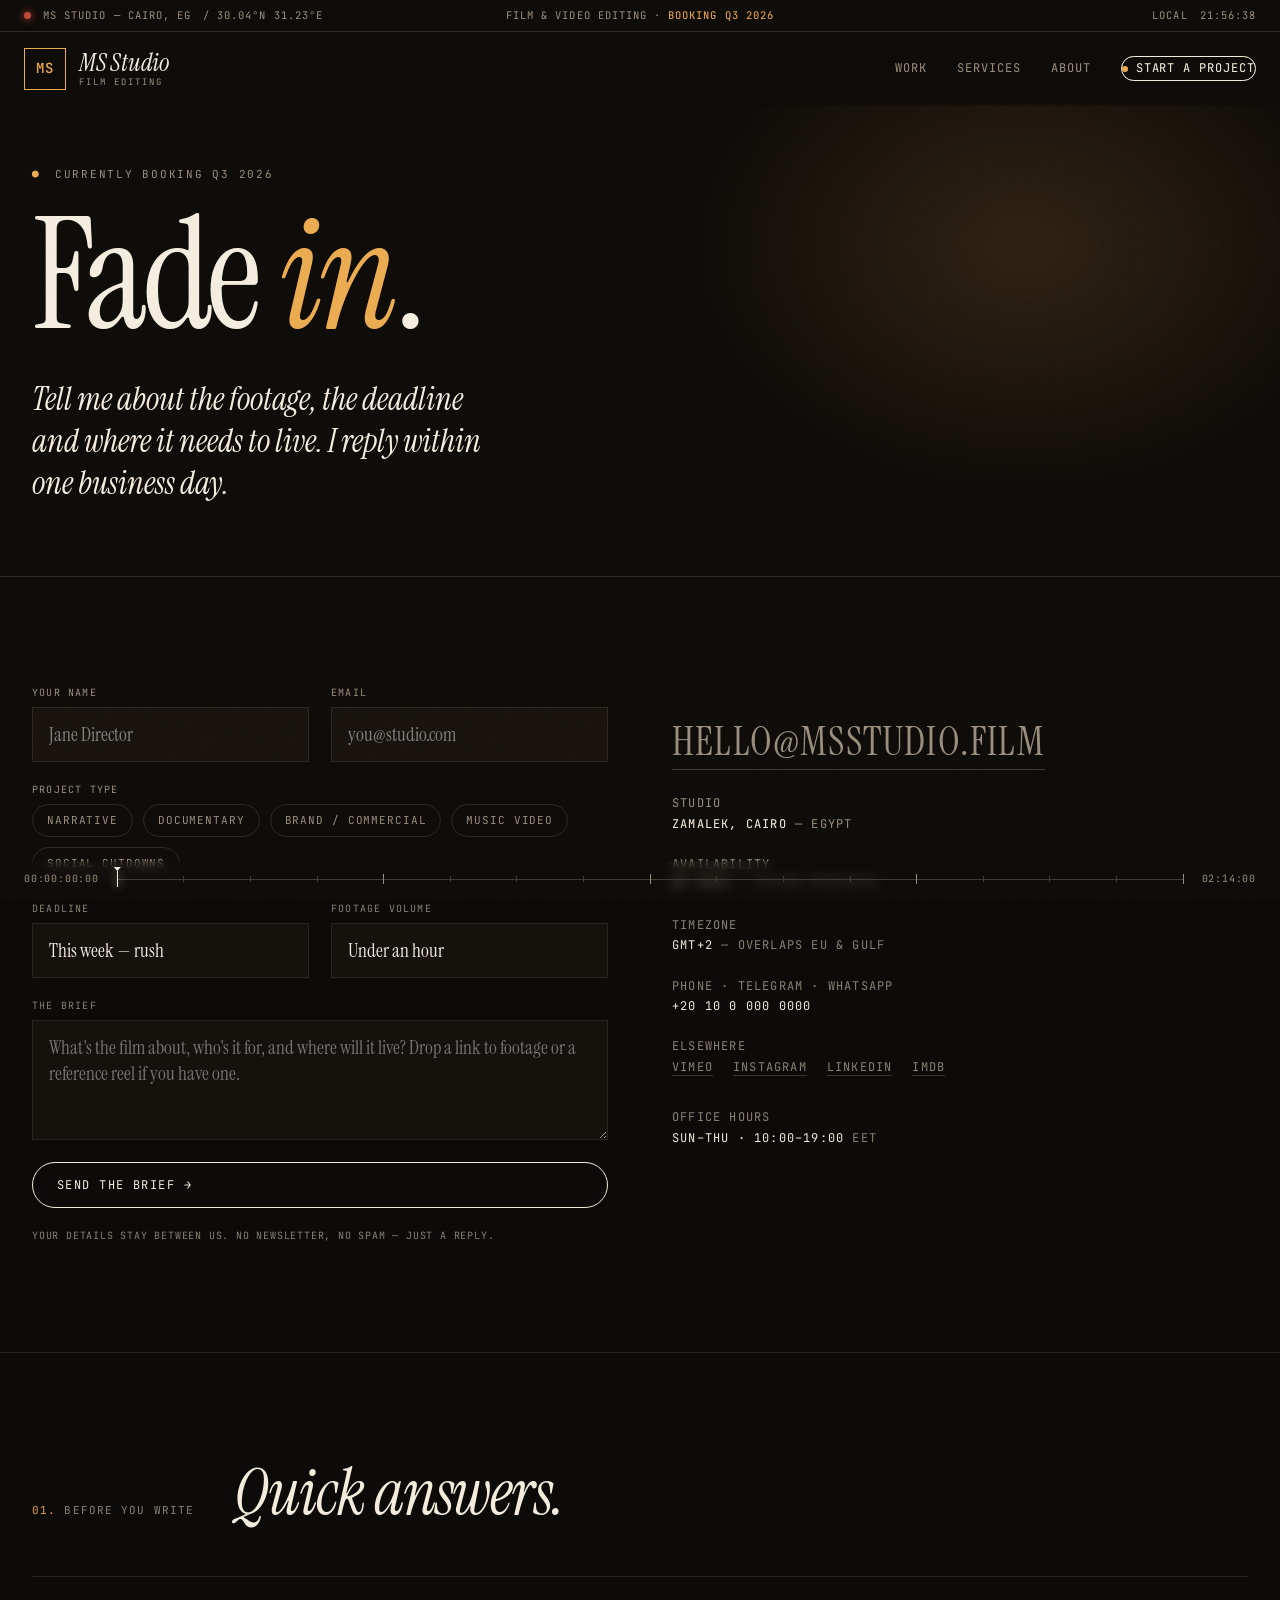
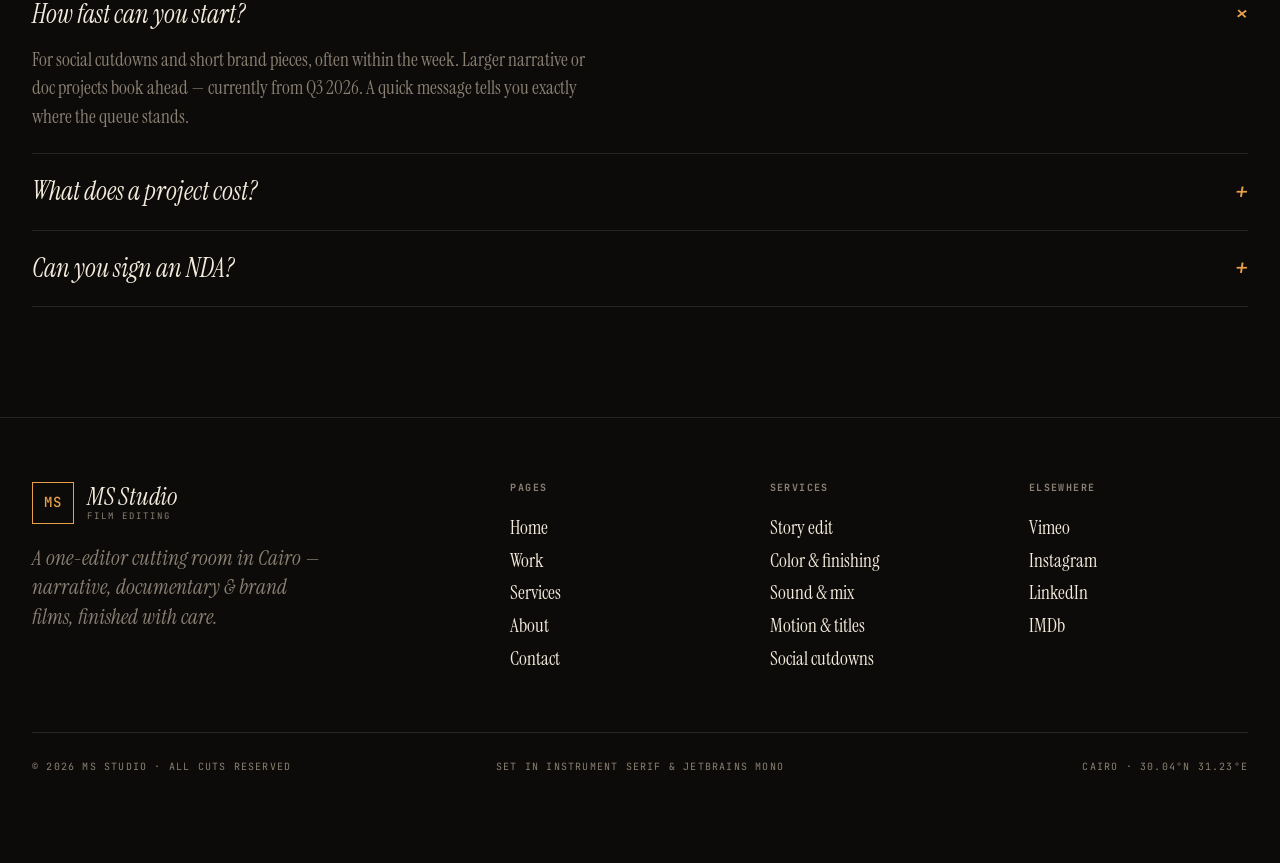
<file: contact.html>
<!doctype html>
<html lang="en">
<head>
<meta charset="utf-8" />
<meta name="viewport" content="width=device-width, initial-scale=1" />
<title>Contact — MS Studio</title>
<meta name="description" content="Start a project with MS Studio. Tell Malak Sameh about your footage, deadline and deliverables." />
<link rel="preconnect" href="https://fonts.googleapis.com">
<link rel="preconnect" href="https://fonts.gstatic.com" crossorigin>
<link href="https://fonts.googleapis.com/css2?family=Instrument+Serif:ital@0;1&family=JetBrains+Mono:wght@300;400;500&display=swap" rel="stylesheet">
<link rel="stylesheet" href="css/site.css">
</head>
<body>
<div class="grain" aria-hidden="true"></div>

<header class="site-header">
  <div class="topstrip">
    <div class="ts-left"><span class="rec-dot" aria-hidden="true"></span><span>MS Studio — Cairo, EG</span><span class="dim">/ 30.04°N 31.23°E</span></div>
    <div class="ts-mid">Film &amp; Video Editing · <span class="amber">Booking Q3 2026</span></div>
    <div class="ts-right"><span class="dim">Local</span><span id="clock">--:--:--</span></div>
  </div>
  <div class="nav">
    <a class="brand" href="index.html"><span class="mark">MS</span><span class="btext"><b>MS Studio</b><small>Film Editing</small></span></a>
    <button class="menu-toggle" aria-label="Menu"><span></span><span></span><span></span></button>
    <nav class="navlinks">
      <a href="work.html">Work</a>
      <a href="services.html">Services</a>
      <a href="about.html">About</a>
      <a class="navcta" href="contact.html" aria-current="page"><span class="dot"></span>Start a project</a>
    </nav>
  </div>
</header>

<main class="page" data-screen-label="Contact">

  <section class="phero first">
    <div class="container">
      <div class="eyebrow"><span class="amber">●</span> Currently booking Q3 2026</div>
      <h1>Fade <em>in</em>.</h1>
      <p class="lede">Tell me about the footage, the deadline and where it needs to live. I reply within one business day.</p>
    </div>
  </section>

  <section>
    <div class="container">
      <div class="contact-inner">

        <!-- FORM -->
        <form class="form" novalidate>
          <div class="frow">
            <div class="field"><label for="name">Your name</label><input id="name" name="name" type="text" placeholder="Jane Director" /></div>
            <div class="field"><label for="email">Email</label><input id="email" name="email" type="email" placeholder="you@studio.com" /></div>
          </div>
          <div class="field">
            <label>Project type</label>
            <div class="chips" data-multi="true">
              <button type="button">Narrative</button>
              <button type="button">Documentary</button>
              <button type="button">Brand / Commercial</button>
              <button type="button">Music video</button>
              <button type="button">Social cutdowns</button>
            </div>
          </div>
          <div class="frow">
            <div class="field">
              <label for="timeline">Deadline</label>
              <select id="timeline" name="timeline">
                <option>This week — rush</option>
                <option>2–4 weeks</option>
                <option>1–3 months</option>
                <option>Flexible / ongoing</option>
              </select>
            </div>
            <div class="field">
              <label for="length">Footage volume</label>
              <select id="length" name="length">
                <option>Under an hour</option>
                <option>A few hours</option>
                <option>A day or two of rushes</option>
                <option>Hundreds of hours</option>
              </select>
            </div>
          </div>
          <div class="field"><label for="brief">The brief</label><textarea id="brief" name="brief" placeholder="What's the film about, who's it for, and where will it live? Drop a link to footage or a reference reel if you have one."></textarea></div>
          <button class="btn" type="submit">Send the brief →</button>
          <div class="form-note">Your details stay between us. No newsletter, no spam — just a reply.</div>
        </form>

        <!-- INFO -->
        <div class="contact-info">
          <div>
            <a class="contact-mail" href="mailto:hello@msstudio.film">hello@msstudio.film</a>
          </div>
          <div class="row"><div class="dim">Studio</div><div><b>Zamalek, Cairo</b> — Egypt</div></div>
          <div class="row"><div class="dim">Availability</div><div><b>Q3 2026</b> — taking bookings</div></div>
          <div class="row"><div class="dim">Timezone</div><div><b>GMT+2</b> — overlaps EU &amp; Gulf</div></div>
          <div class="row"><div class="dim">Phone · Telegram · WhatsApp</div><div><b>+20 10 0 000 0000</b></div></div>
          <div class="row"><div class="dim">Elsewhere</div><div class="socials"><a href="#">Vimeo</a><a href="#">Instagram</a><a href="#">LinkedIn</a><a href="#">IMDb</a></div></div>
          <div class="row" style="margin-top:8px"><div class="dim">Office hours</div><div><b>Sun–Thu · 10:00–19:00</b> EET</div></div>
        </div>

      </div>
    </div>
  </section>

  <!-- SHORT FAQ -->
  <section>
    <div class="container">
      <div class="chapter"><div><span class="num">01.</span> Before you write</div><h2>Quick <span class="it">answers</span>.</h2></div>
      <div class="faq">
        <details open><summary>How fast can you start?<span class="pm">+</span></summary><p>For social cutdowns and short brand pieces, often within the week. Larger narrative or doc projects book ahead — currently from Q3 2026. A quick message tells you exactly where the queue stands.</p></details>
        <details><summary>What does a project cost?<span class="pm">+</span></summary><p>Every cut is quoted fixed, based on footage volume, deliverables and deadline — no surprise hourly creep. Send the brief and you'll have a clear number before anything starts.</p></details>
        <details><summary>Can you sign an NDA?<span class="pm">+</span></summary><p>Always, gladly. Unreleased footage stays on encrypted, access-controlled storage and is purged on request after delivery.</p></details>
      </div>
    </div>
  </section>

</main>

<footer class="site-footer">
  <div class="container">
    <div class="foot-grid">
      <div class="foot-brand">
        <a class="brand" href="index.html"><span class="mark">MS</span><span class="btext"><b>MS Studio</b><small>Film Editing</small></span></a>
        <p>A one-editor cutting room in Cairo — narrative, documentary &amp; brand films, finished with care.</p>
      </div>
      <div class="foot-col"><h5>Pages</h5><a href="index.html">Home</a><a href="work.html">Work</a><a href="services.html">Services</a><a href="about.html">About</a><a href="contact.html">Contact</a></div>
      <div class="foot-col"><h5>Services</h5><a href="services.html">Story edit</a><a href="services.html">Color &amp; finishing</a><a href="services.html">Sound &amp; mix</a><a href="services.html">Motion &amp; titles</a><a href="services.html">Social cutdowns</a></div>
      <div class="foot-col"><h5>Elsewhere</h5><a href="#">Vimeo</a><a href="#">Instagram</a><a href="#">LinkedIn</a><a href="#">IMDb</a></div>
    </div>
    <div class="foot-bot"><div>© 2026 MS Studio · All cuts reserved</div><div class="c">Set in Instrument Serif &amp; JetBrains Mono</div><div class="r">Cairo · 30.04°N 31.23°E</div></div>
  </div>
</footer>

<div class="scrubbar">
  <div class="scrub-row">
    <div><span id="scrub-tc">00:00:00:00</span></div>
    <div class="scrub-track">
      <div class="scrub-line"></div><div class="scrub-line played"></div>
      <div class="scrub-ticks"><span class="major"></span><span></span><span></span><span></span><span class="major"></span><span></span><span></span><span></span><span class="major"></span><span></span><span></span><span></span><span class="major"></span><span></span><span></span><span></span><span class="major"></span></div>
      <div class="playhead"></div>
    </div>
    <div>02:14:00</div>
  </div>
</div>

<div class="tweaks" id="tweaks">
  <h4>Tweaks <span class="x" id="tw-close">close ✕</span></h4>
  <div class="tw-section"><div class="tw-label">Theme</div><div class="tw-row" data-key="theme"><button data-val="cinema">Cinema</button><button data-val="paper">Paper</button><button data-val="amber">Amber room</button></div></div>
  <div class="tw-section"><div class="tw-label">Accent</div><div class="tw-row" data-key="accent"><button data-val="amber">Amber</button><button data-val="red">Red</button><button data-val="cyan">Cyan</button><button data-val="lime">Lime</button></div></div>
  <div class="tw-section"><div class="tw-label">Film grain</div><div class="tw-slider"><input type="range" min="0" max="1" step="0.05" id="tw-grain" /><span class="mono" id="tw-grain-v">50%</span></div></div>
</div>

<script src="js/site.js"></script>
</body>
</html>
</file>
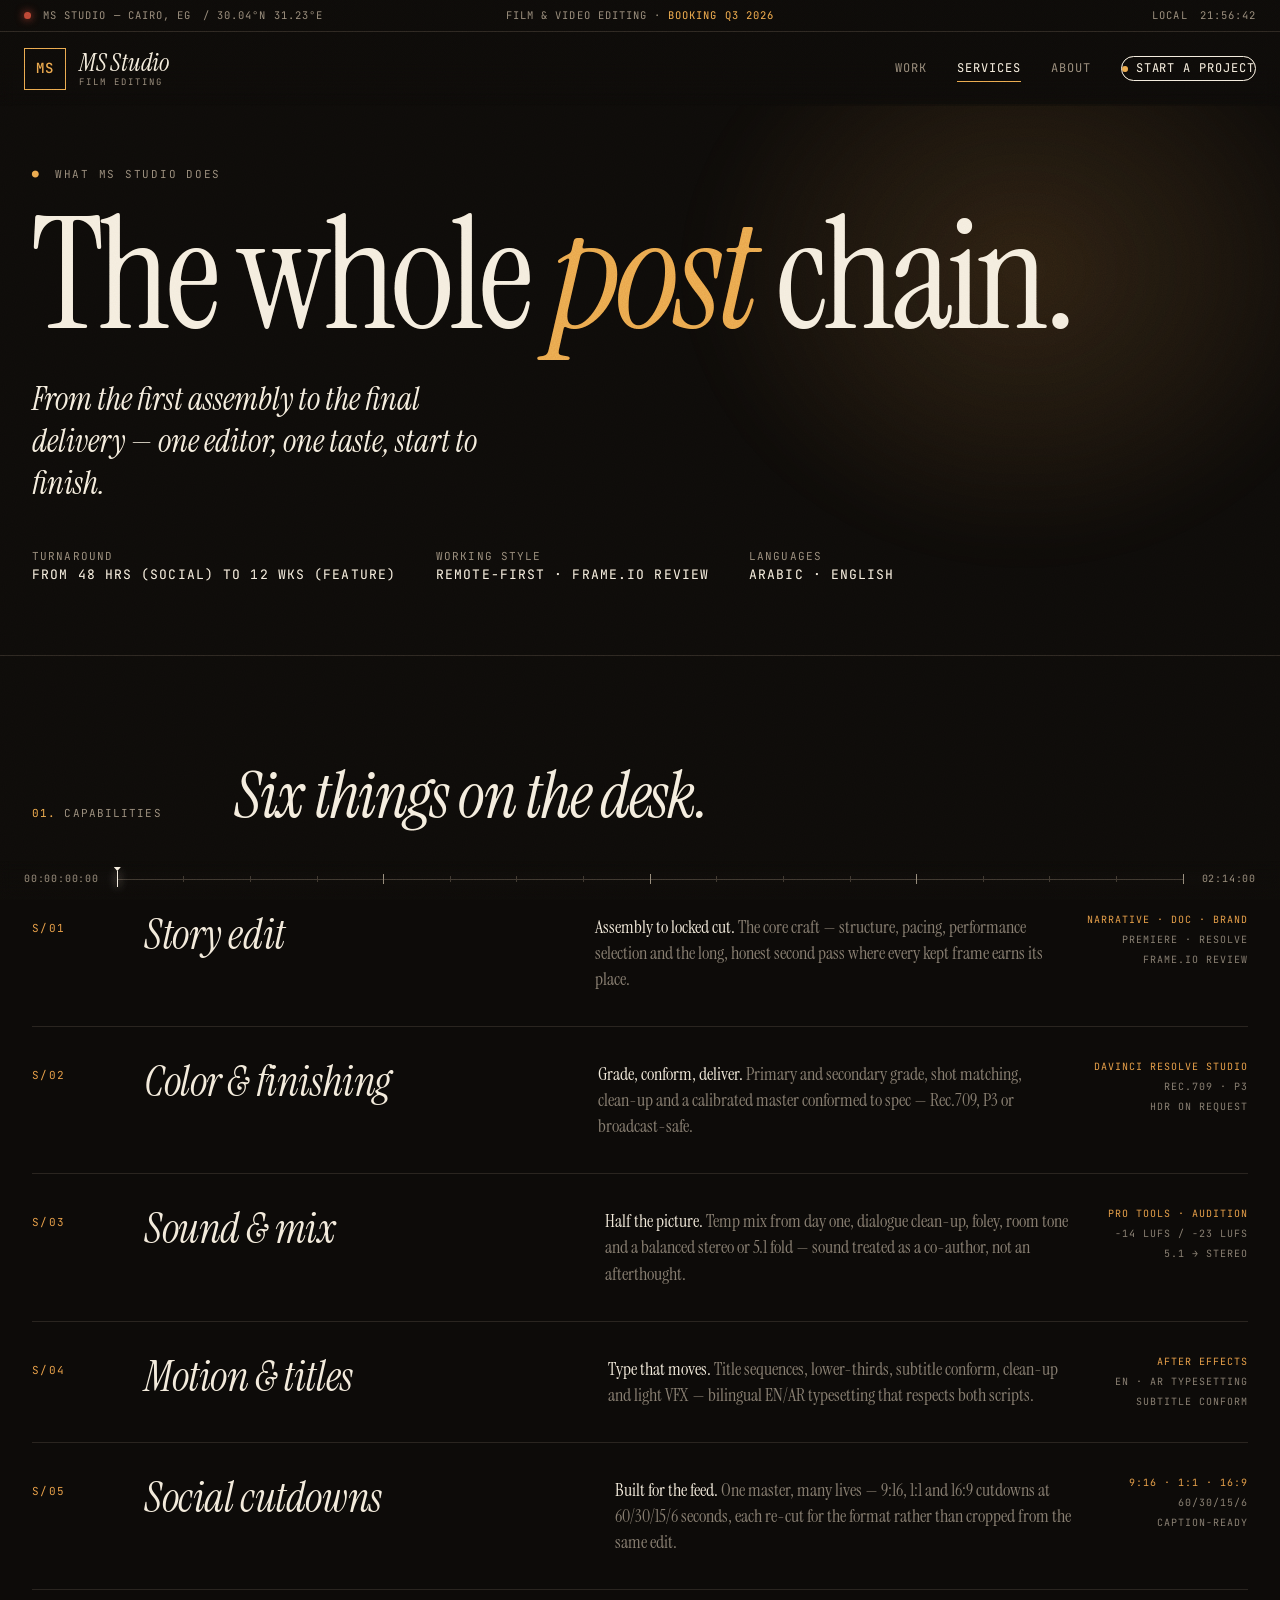
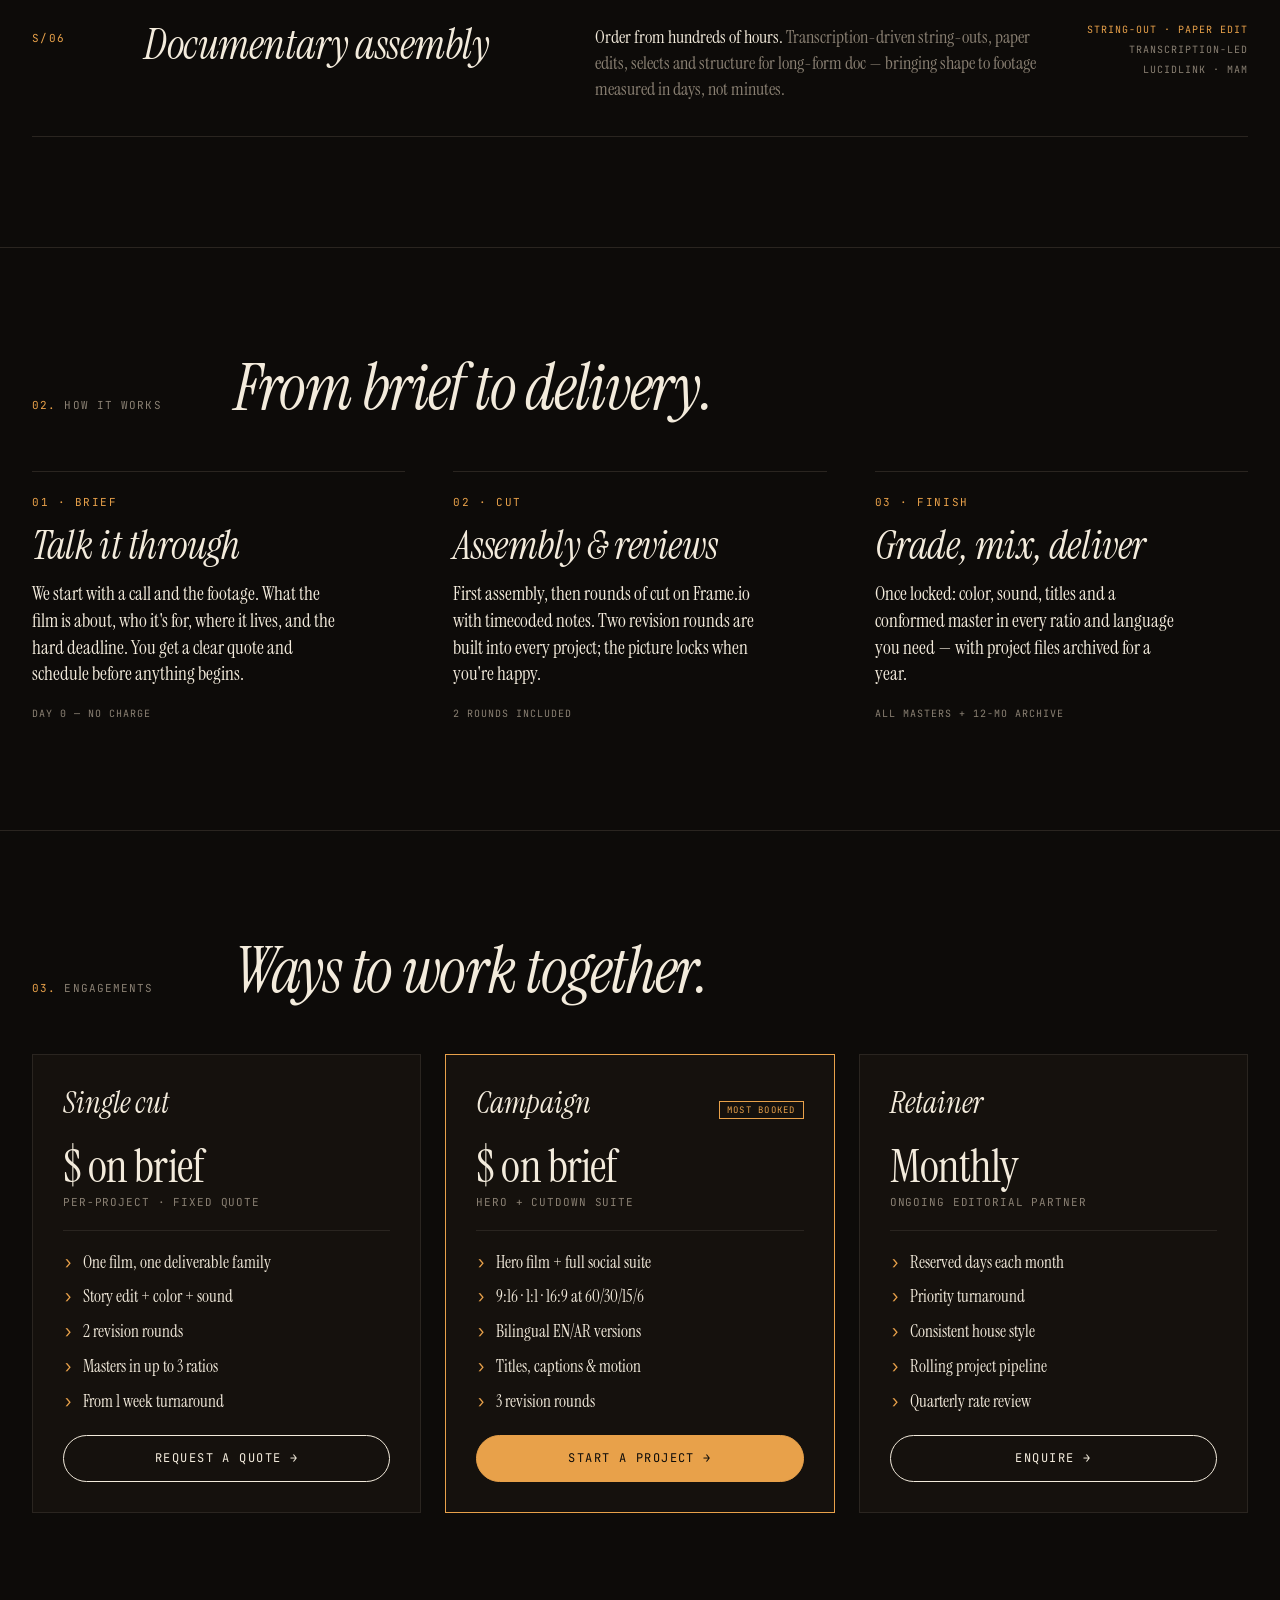
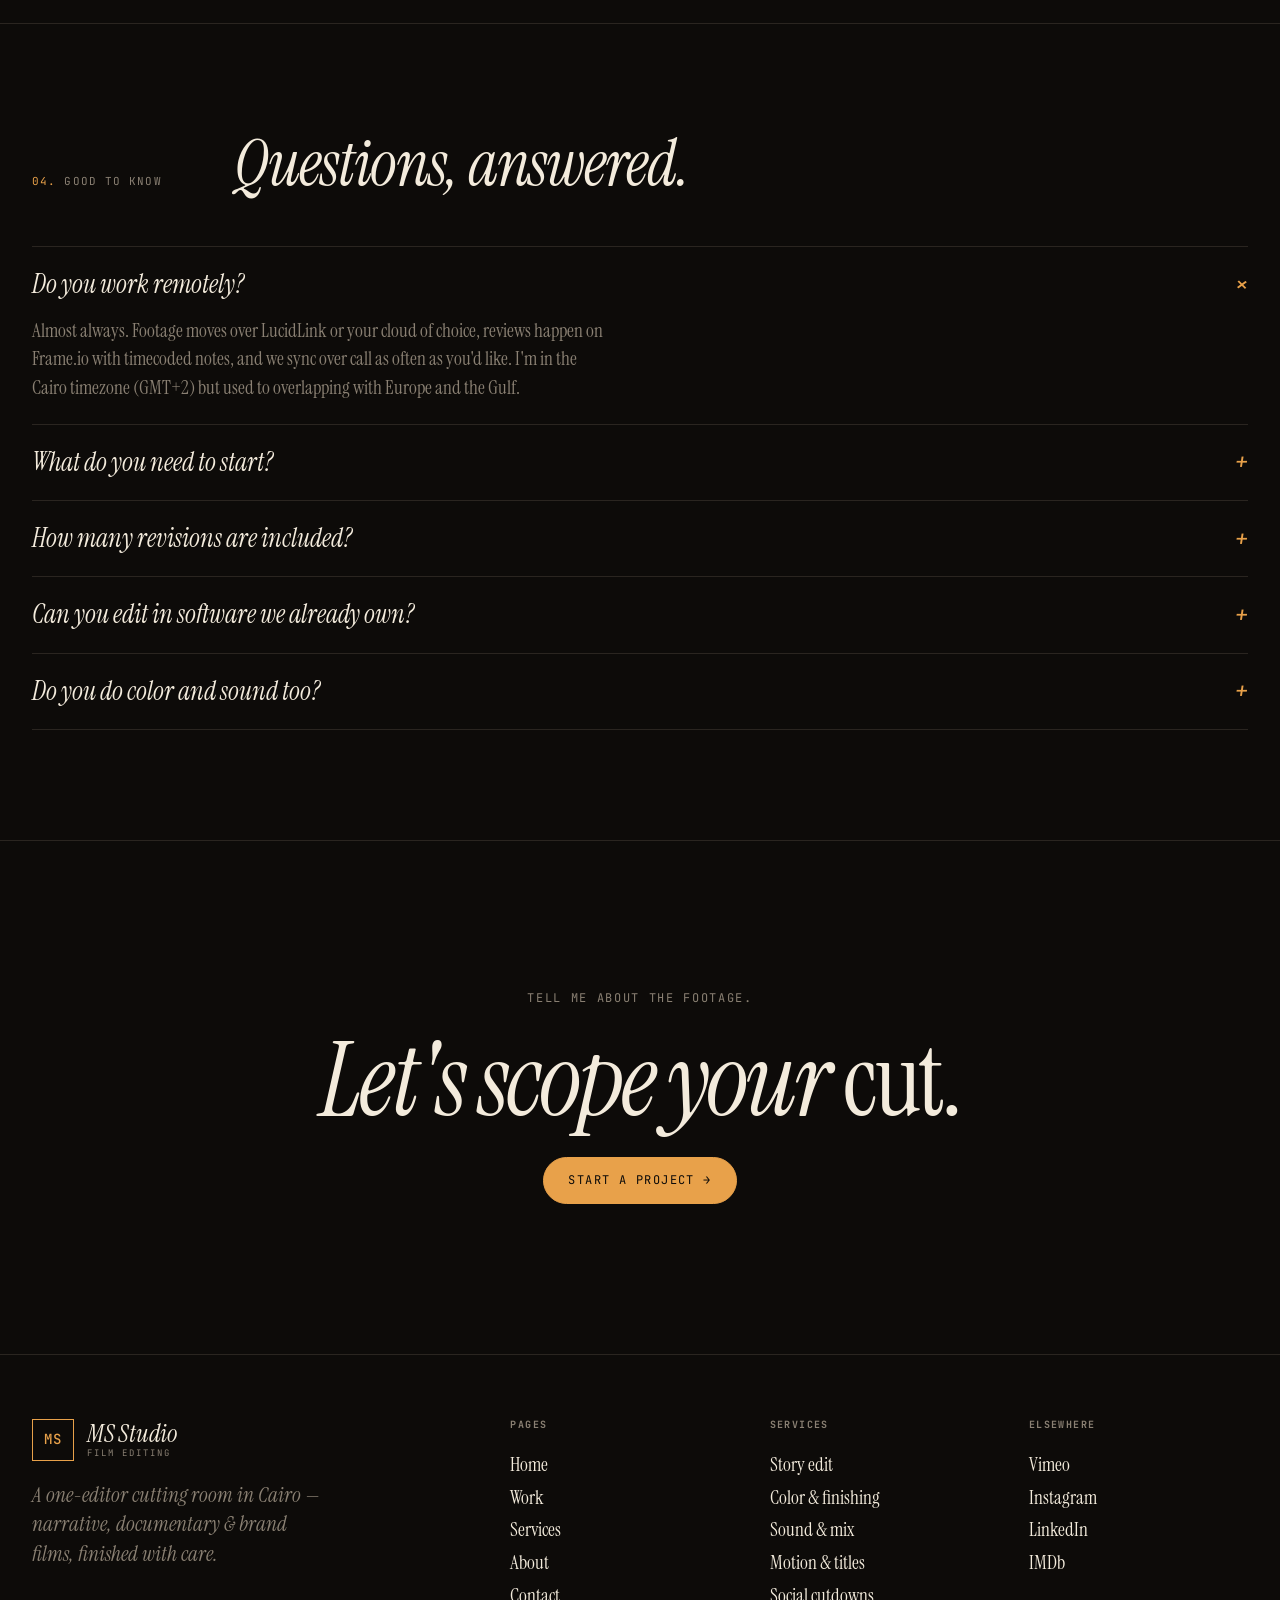
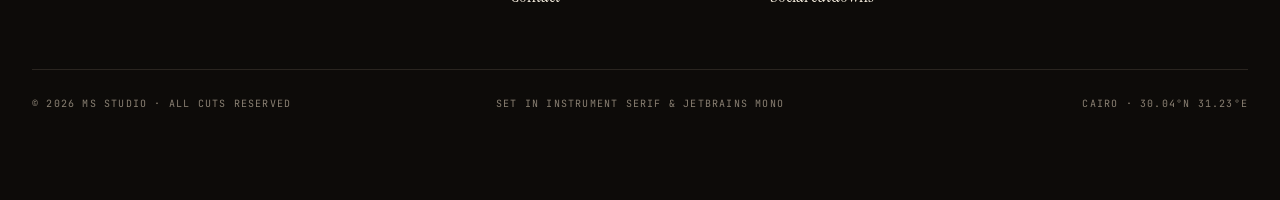
<file: services.html>
<!doctype html>
<html lang="en">
<head>
<meta charset="utf-8" />
<meta name="viewport" content="width=device-width, initial-scale=1" />
<title>Services — MS Studio</title>
<meta name="description" content="Editing services from MS Studio: story edit, color & finishing, sound & mix, motion & titles, social cutdowns and documentary assembly." />
<link rel="preconnect" href="https://fonts.googleapis.com">
<link rel="preconnect" href="https://fonts.gstatic.com" crossorigin>
<link href="https://fonts.googleapis.com/css2?family=Instrument+Serif:ital@0;1&family=JetBrains+Mono:wght@300;400;500&display=swap" rel="stylesheet">
<link rel="stylesheet" href="css/site.css">
</head>
<body>
<div class="grain" aria-hidden="true"></div>

<header class="site-header">
  <div class="topstrip">
    <div class="ts-left"><span class="rec-dot" aria-hidden="true"></span><span>MS Studio — Cairo, EG</span><span class="dim">/ 30.04°N 31.23°E</span></div>
    <div class="ts-mid">Film &amp; Video Editing · <span class="amber">Booking Q3 2026</span></div>
    <div class="ts-right"><span class="dim">Local</span><span id="clock">--:--:--</span></div>
  </div>
  <div class="nav">
    <a class="brand" href="index.html"><span class="mark">MS</span><span class="btext"><b>MS Studio</b><small>Film Editing</small></span></a>
    <button class="menu-toggle" aria-label="Menu"><span></span><span></span><span></span></button>
    <nav class="navlinks">
      <a href="work.html">Work</a>
      <a href="services.html" aria-current="page">Services</a>
      <a href="about.html">About</a>
      <a class="navcta" href="contact.html"><span class="dot"></span>Start a project</a>
    </nav>
  </div>
</header>

<main class="page" data-screen-label="Services">

  <section class="phero first">
    <div class="container">
      <div class="eyebrow"><span class="amber">●</span> What MS Studio does</div>
      <h1>The whole <em>post</em> chain.</h1>
      <p class="lede">From the first assembly to the final delivery — one editor, one taste, start to finish.</p>
      <div class="pmeta">
        <div><div>Turnaround</div><div class="v">From 48 hrs (social) to 12 wks (feature)</div></div>
        <div><div>Working style</div><div class="v">Remote-first · Frame.io review</div></div>
        <div><div>Languages</div><div class="v">Arabic · English</div></div>
      </div>
    </div>
  </section>

  <!-- SERVICE LIST -->
  <section>
    <div class="container">
      <div class="chapter"><div><span class="num">01.</span> Capabilities</div><h2>Six things <span class="it">on the desk</span>.</h2></div>
      <div class="svc-list">
        <div class="svc">
          <div class="svc-no">S/01</div>
          <div class="svc-name">Story edit</div>
          <div class="svc-desc"><b>Assembly to locked cut.</b> The core craft — structure, pacing, performance selection and the long, honest second pass where every kept frame earns its place.</div>
          <div class="svc-tags"><span class="amber">Narrative · Doc · Brand</span><span>Premiere · Resolve</span><span>Frame.io review</span></div>
        </div>
        <div class="svc">
          <div class="svc-no">S/02</div>
          <div class="svc-name">Color &amp; finishing</div>
          <div class="svc-desc"><b>Grade, conform, deliver.</b> Primary and secondary grade, shot matching, clean-up and a calibrated master conformed to spec — Rec.709, P3 or broadcast-safe.</div>
          <div class="svc-tags"><span class="amber">DaVinci Resolve Studio</span><span>Rec.709 · P3</span><span>HDR on request</span></div>
        </div>
        <div class="svc">
          <div class="svc-no">S/03</div>
          <div class="svc-name">Sound &amp; mix</div>
          <div class="svc-desc"><b>Half the picture.</b> Temp mix from day one, dialogue clean-up, foley, room tone and a balanced stereo or 5.1 fold — sound treated as a co-author, not an afterthought.</div>
          <div class="svc-tags"><span class="amber">Pro Tools · Audition</span><span>-14 LUFS / -23 LUFS</span><span>5.1 → stereo</span></div>
        </div>
        <div class="svc">
          <div class="svc-no">S/04</div>
          <div class="svc-name">Motion &amp; titles</div>
          <div class="svc-desc"><b>Type that moves.</b> Title sequences, lower-thirds, subtitle conform, clean-up and light VFX — bilingual EN/AR typesetting that respects both scripts.</div>
          <div class="svc-tags"><span class="amber">After Effects</span><span>EN · AR typesetting</span><span>Subtitle conform</span></div>
        </div>
        <div class="svc">
          <div class="svc-no">S/05</div>
          <div class="svc-name">Social cutdowns</div>
          <div class="svc-desc"><b>Built for the feed.</b> One master, many lives — 9:16, 1:1 and 16:9 cutdowns at 60/30/15/6 seconds, each re-cut for the format rather than cropped from the same edit.</div>
          <div class="svc-tags"><span class="amber">9:16 · 1:1 · 16:9</span><span>60/30/15/6</span><span>Caption-ready</span></div>
        </div>
        <div class="svc">
          <div class="svc-no">S/06</div>
          <div class="svc-name">Documentary assembly</div>
          <div class="svc-desc"><b>Order from hundreds of hours.</b> Transcription-driven string-outs, paper edits, selects and structure for long-form doc — bringing shape to footage measured in days, not minutes.</div>
          <div class="svc-tags"><span class="amber">String-out · Paper edit</span><span>Transcription-led</span><span>LucidLink · MAM</span></div>
        </div>
      </div>
    </div>
  </section>

  <!-- PROCESS -->
  <section>
    <div class="container">
      <div class="chapter"><div><span class="num">02.</span> How it works</div><h2>From brief <span class="it">to delivery</span>.</h2></div>
      <div class="pillars">
        <div class="pillar"><div class="pn">01 · BRIEF</div><h3>Talk it <em>through</em></h3><p>We start with a call and the footage. What the film is about, who it's for, where it lives, and the hard deadline. You get a clear quote and schedule before anything begins.</p><div class="quote">Day 0 — no charge</div></div>
        <div class="pillar"><div class="pn">02 · CUT</div><h3>Assembly &amp; <em>reviews</em></h3><p>First assembly, then rounds of cut on Frame.io with timecoded notes. Two revision rounds are built into every project; the picture locks when you're happy.</p><div class="quote">2 rounds included</div></div>
        <div class="pillar"><div class="pn">03 · FINISH</div><h3>Grade, mix, <em>deliver</em></h3><p>Once locked: color, sound, titles and a conformed master in every ratio and language you need — with project files archived for a year.</p><div class="quote">All masters + 12-mo archive</div></div>
      </div>
    </div>
  </section>

  <!-- PACKAGES -->
  <section>
    <div class="container">
      <div class="chapter"><div><span class="num">03.</span> Engagements</div><h2>Ways to <span class="it">work together</span>.</h2></div>
      <div class="packages">
        <div class="pkg">
          <div class="pkg-top"><div class="pkg-name">Single cut</div></div>
          <div class="pkg-price">$ on brief<small>Per-project · fixed quote</small></div>
          <ul>
            <li>One film, one deliverable family</li>
            <li>Story edit + color + sound</li>
            <li>2 revision rounds</li>
            <li>Masters in up to 3 ratios</li>
            <li>From 1 week turnaround</li>
          </ul>
          <a class="btn" href="contact.html">Request a quote →</a>
        </div>
        <div class="pkg feature">
          <div class="pkg-top"><div class="pkg-name">Campaign</div><div class="pkg-tag">Most booked</div></div>
          <div class="pkg-price">$ on brief<small>Hero + cutdown suite</small></div>
          <ul>
            <li>Hero film + full social suite</li>
            <li>9:16 · 1:1 · 16:9 at 60/30/15/6</li>
            <li>Bilingual EN/AR versions</li>
            <li>Titles, captions &amp; motion</li>
            <li>3 revision rounds</li>
          </ul>
          <a class="btn amber" href="contact.html">Start a project →</a>
        </div>
        <div class="pkg">
          <div class="pkg-top"><div class="pkg-name">Retainer</div></div>
          <div class="pkg-price">Monthly<small>Ongoing editorial partner</small></div>
          <ul>
            <li>Reserved days each month</li>
            <li>Priority turnaround</li>
            <li>Consistent house style</li>
            <li>Rolling project pipeline</li>
            <li>Quarterly rate review</li>
          </ul>
          <a class="btn" href="contact.html">Enquire →</a>
        </div>
      </div>
    </div>
  </section>

  <!-- FAQ -->
  <section>
    <div class="container">
      <div class="chapter"><div><span class="num">04.</span> Good to know</div><h2>Questions, <span class="it">answered</span>.</h2></div>
      <div class="faq">
        <details open><summary>Do you work remotely?<span class="pm">+</span></summary><p>Almost always. Footage moves over LucidLink or your cloud of choice, reviews happen on Frame.io with timecoded notes, and we sync over call as often as you'd like. I'm in the Cairo timezone (GMT+2) but used to overlapping with Europe and the Gulf.</p></details>
        <details><summary>What do you need to start?<span class="pm">+</span></summary><p>The footage (or proxies), any selects or notes you already have, brand or delivery specs, and the hard deadline. If there's a script, lookbook or reference reel, even better — the more context up front, the fewer revisions later.</p></details>
        <details><summary>How many revisions are included?<span class="pm">+</span></summary><p>Two rounds on a single cut, three on a campaign. Each round is a consolidated set of notes rather than rolling changes. Extra rounds are billed by the hour and always quoted before any work.</p></details>
        <details><summary>Can you edit in software we already own?<span class="pm">+</span></summary><p>Yes. I'm fluent in Premiere and Resolve and comfortable conforming between them. Working in the NLE your team already uses is usually cheaper and smoother than forcing a switch.</p></details>
        <details><summary>Do you do color and sound too?<span class="pm">+</span></summary><p>Yes — grade, conform, temp mix and sound design are all in-house. For theatrical or broadcast finishing I'll bring in a trusted colorist or re-recording mixer and supervise, so the feel stays consistent with the cut.</p></details>
      </div>
    </div>
  </section>

  <section id="cta">
    <div class="container">
      <div class="cta-strip">
        <div class="sub">Tell me about the footage.</div>
        <h2>Let's <span class="it">scope</span> your <span class="nb it">cut.</span></h2>
        <a class="btn amber" href="contact.html">Start a project →</a>
      </div>
    </div>
  </section>

</main>

<footer class="site-footer">
  <div class="container">
    <div class="foot-grid">
      <div class="foot-brand">
        <a class="brand" href="index.html"><span class="mark">MS</span><span class="btext"><b>MS Studio</b><small>Film Editing</small></span></a>
        <p>A one-editor cutting room in Cairo — narrative, documentary &amp; brand films, finished with care.</p>
      </div>
      <div class="foot-col"><h5>Pages</h5><a href="index.html">Home</a><a href="work.html">Work</a><a href="services.html">Services</a><a href="about.html">About</a><a href="contact.html">Contact</a></div>
      <div class="foot-col"><h5>Services</h5><a href="services.html">Story edit</a><a href="services.html">Color &amp; finishing</a><a href="services.html">Sound &amp; mix</a><a href="services.html">Motion &amp; titles</a><a href="services.html">Social cutdowns</a></div>
      <div class="foot-col"><h5>Elsewhere</h5><a href="#">Vimeo</a><a href="#">Instagram</a><a href="#">LinkedIn</a><a href="#">IMDb</a></div>
    </div>
    <div class="foot-bot"><div>© 2026 MS Studio · All cuts reserved</div><div class="c">Set in Instrument Serif &amp; JetBrains Mono</div><div class="r">Cairo · 30.04°N 31.23°E</div></div>
  </div>
</footer>

<div class="scrubbar">
  <div class="scrub-row">
    <div><span id="scrub-tc">00:00:00:00</span></div>
    <div class="scrub-track">
      <div class="scrub-line"></div><div class="scrub-line played"></div>
      <div class="scrub-ticks"><span class="major"></span><span></span><span></span><span></span><span class="major"></span><span></span><span></span><span></span><span class="major"></span><span></span><span></span><span></span><span class="major"></span><span></span><span></span><span></span><span class="major"></span></div>
      <div class="playhead"></div>
    </div>
    <div>02:14:00</div>
  </div>
</div>

<div class="tweaks" id="tweaks">
  <h4>Tweaks <span class="x" id="tw-close">close ✕</span></h4>
  <div class="tw-section"><div class="tw-label">Theme</div><div class="tw-row" data-key="theme"><button data-val="cinema">Cinema</button><button data-val="paper">Paper</button><button data-val="amber">Amber room</button></div></div>
  <div class="tw-section"><div class="tw-label">Accent</div><div class="tw-row" data-key="accent"><button data-val="amber">Amber</button><button data-val="red">Red</button><button data-val="cyan">Cyan</button><button data-val="lime">Lime</button></div></div>
  <div class="tw-section"><div class="tw-label">Film grain</div><div class="tw-slider"><input type="range" min="0" max="1" step="0.05" id="tw-grain" /><span class="mono" id="tw-grain-v">50%</span></div></div>
</div>

<script src="js/site.js"></script>
</body>
</html>
</file>
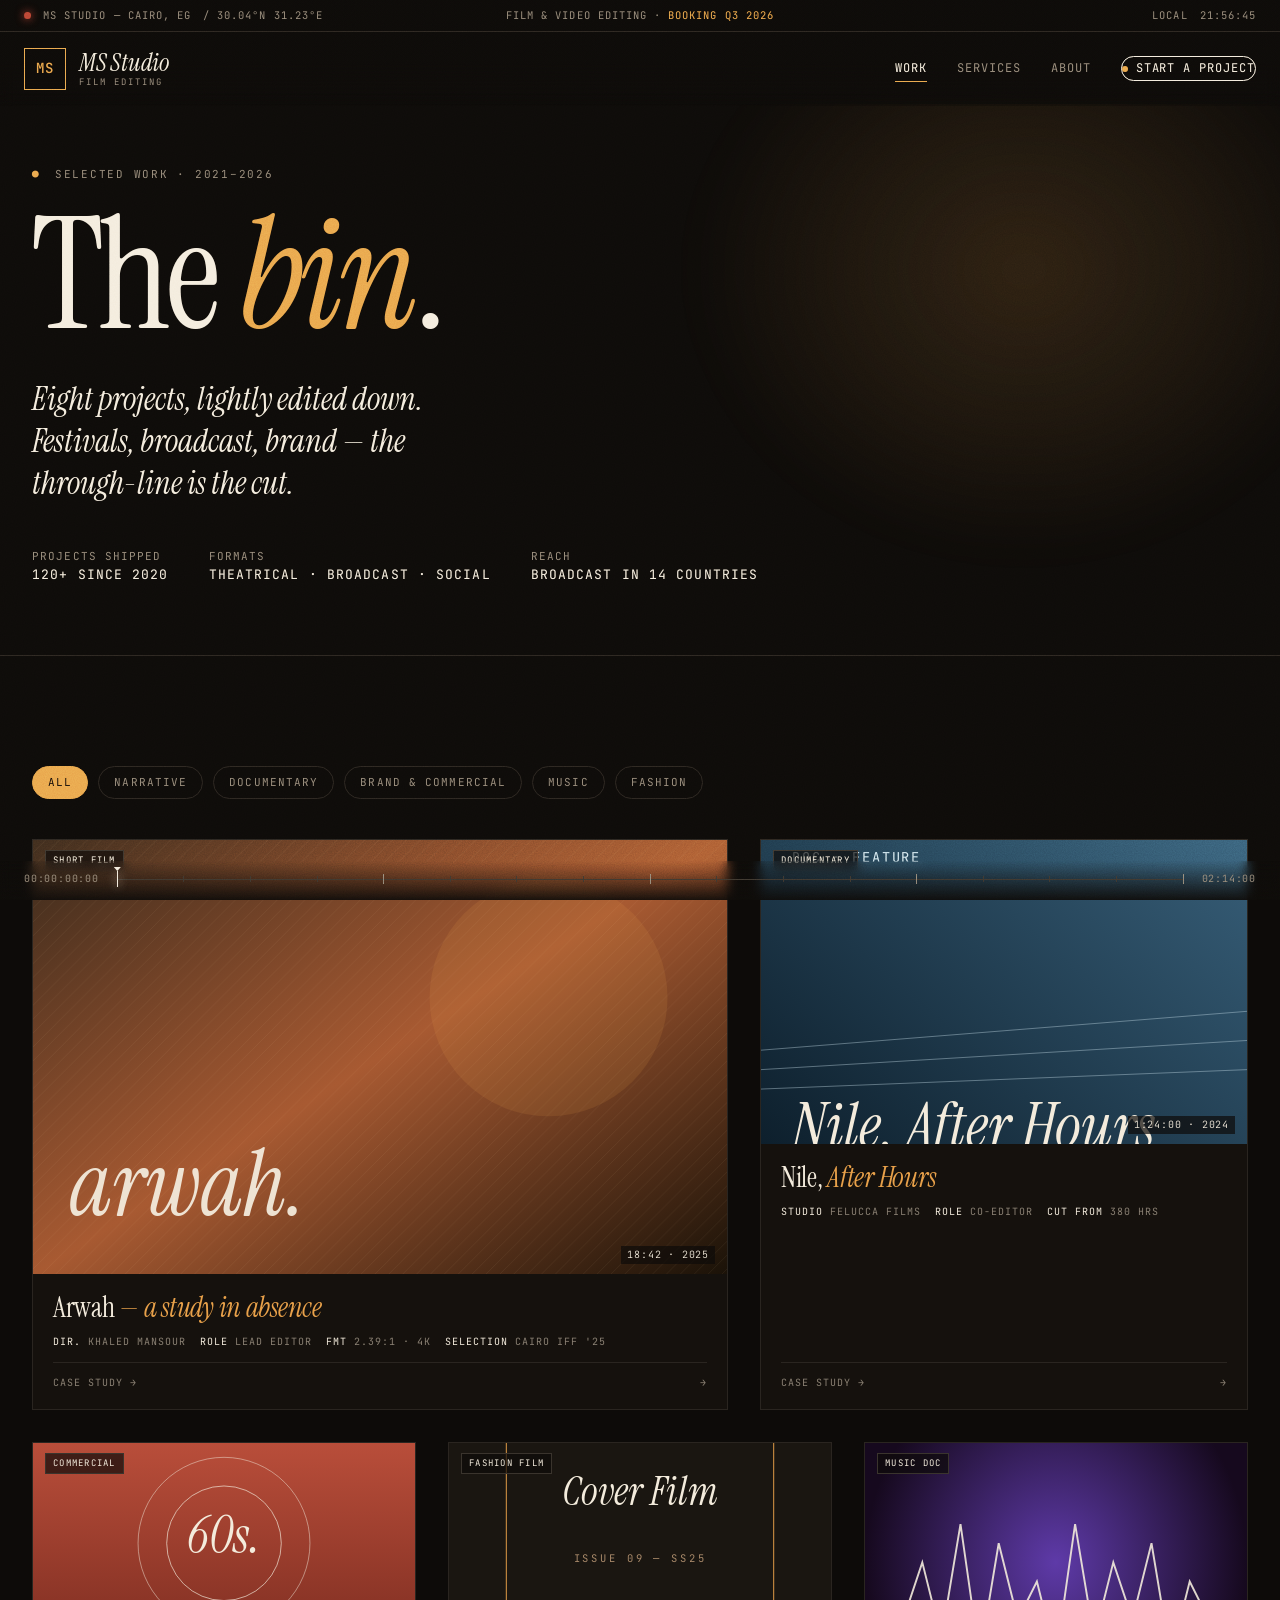
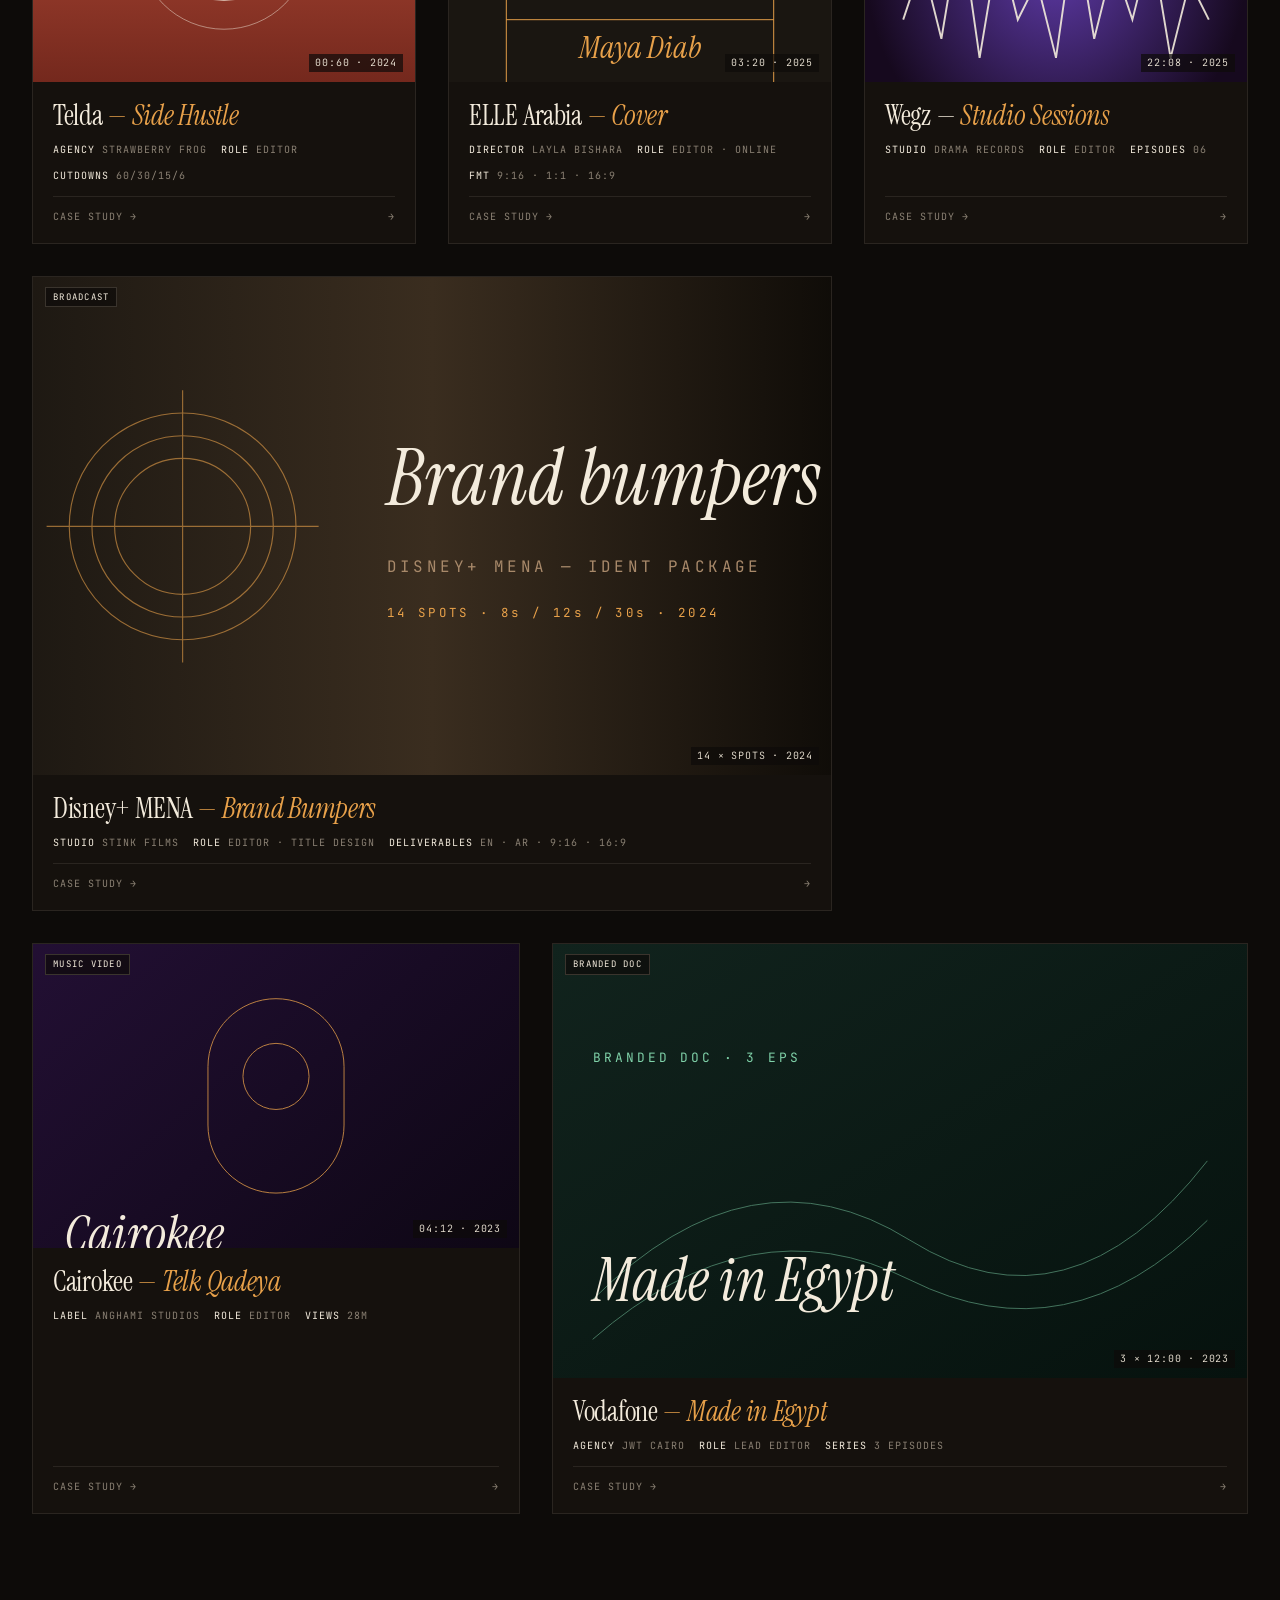
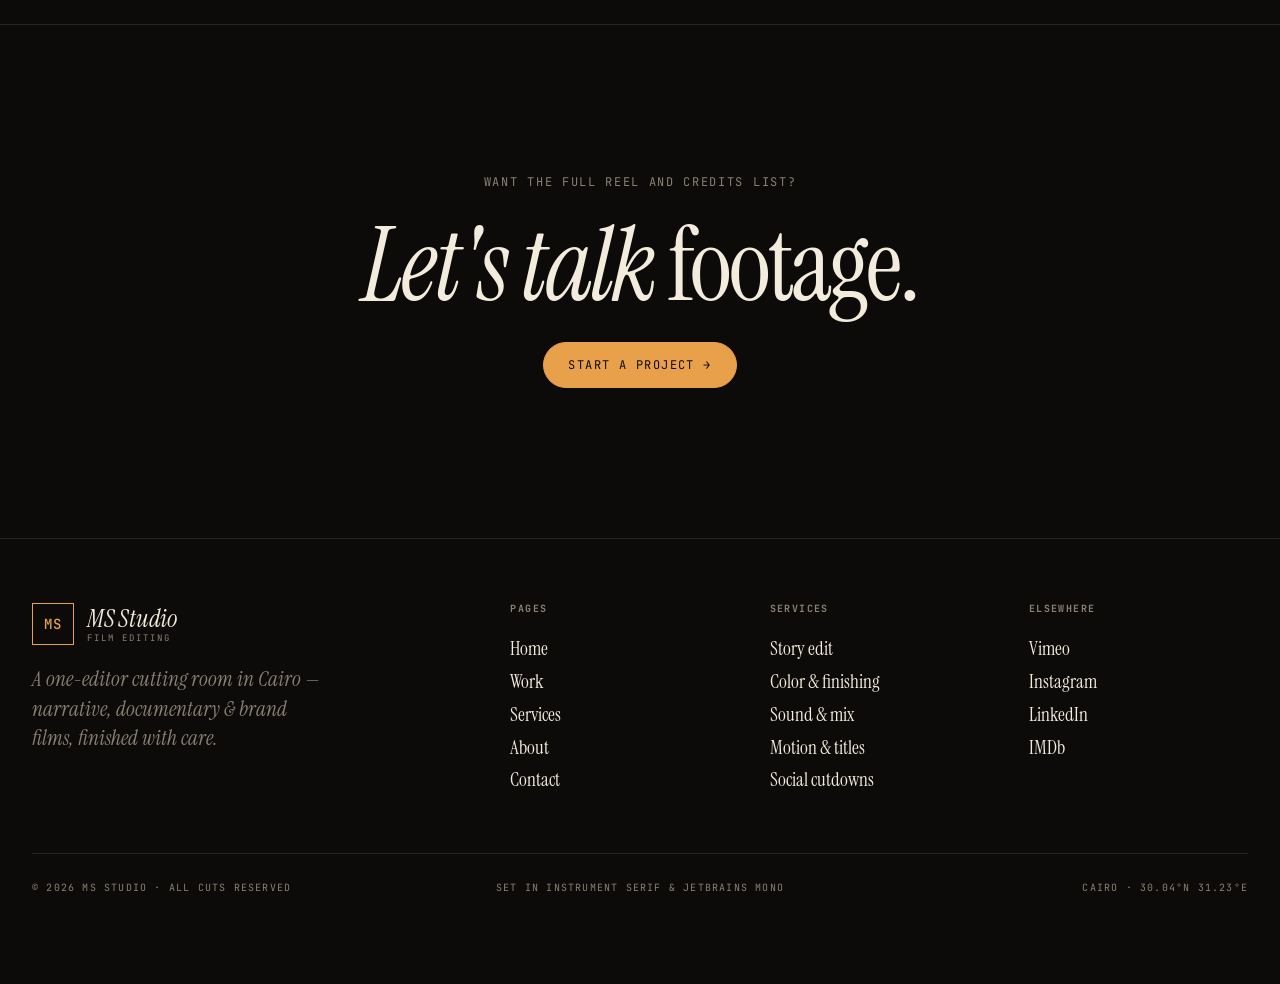
<file: work.html>
<!doctype html>
<html lang="en">
<head>
<meta charset="utf-8" />
<meta name="viewport" content="width=device-width, initial-scale=1" />
<title>Work — MS Studio</title>
<meta name="description" content="Selected editing work from MS Studio: narrative shorts, documentary, brand films, fashion and music." />
<link rel="preconnect" href="https://fonts.googleapis.com">
<link rel="preconnect" href="https://fonts.gstatic.com" crossorigin>
<link href="https://fonts.googleapis.com/css2?family=Instrument+Serif:ital@0;1&family=JetBrains+Mono:wght@300;400;500&display=swap" rel="stylesheet">
<link rel="stylesheet" href="css/site.css">
</head>
<body>
<div class="grain" aria-hidden="true"></div>

<header class="site-header">
  <div class="topstrip">
    <div class="ts-left"><span class="rec-dot" aria-hidden="true"></span><span>MS Studio — Cairo, EG</span><span class="dim">/ 30.04°N 31.23°E</span></div>
    <div class="ts-mid">Film &amp; Video Editing · <span class="amber">Booking Q3 2026</span></div>
    <div class="ts-right"><span class="dim">Local</span><span id="clock">--:--:--</span></div>
  </div>
  <div class="nav">
    <a class="brand" href="index.html"><span class="mark">MS</span><span class="btext"><b>MS Studio</b><small>Film Editing</small></span></a>
    <button class="menu-toggle" aria-label="Menu"><span></span><span></span><span></span></button>
    <nav class="navlinks">
      <a href="work.html" aria-current="page">Work</a>
      <a href="services.html">Services</a>
      <a href="about.html">About</a>
      <a class="navcta" href="contact.html"><span class="dot"></span>Start a project</a>
    </nav>
  </div>
</header>

<main class="page" data-screen-label="Work">

  <section class="phero first">
    <div class="container">
      <div class="eyebrow"><span class="amber">●</span> Selected work · 2021–2026</div>
      <h1>The <em>bin</em>.</h1>
      <p class="lede">Eight projects, lightly edited down. Festivals, broadcast, brand — the through-line is the cut.</p>
      <div class="pmeta">
        <div><div>Projects shipped</div><div class="v">120+ since 2020</div></div>
        <div><div>Formats</div><div class="v">Theatrical · Broadcast · Social</div></div>
        <div><div>Reach</div><div class="v">Broadcast in 14 countries</div></div>
      </div>
    </div>
  </section>

  <section>
    <div class="container">
      <div class="filters">
        <button class="active" data-filter="all">All</button>
        <button data-filter="narrative">Narrative</button>
        <button data-filter="doc">Documentary</button>
        <button data-filter="brand">Brand &amp; Commercial</button>
        <button data-filter="music">Music</button>
        <button data-filter="fashion">Fashion</button>
      </div>

      <div class="works">

        <article class="work w7" data-cat="narrative">
          <div class="work-thumb">
            <svg viewBox="0 0 700 440" preserveAspectRatio="xMidYMid slice" aria-hidden="true">
              <defs><linearGradient id="g1" x1="0" x2="1" y1="0" y2="1"><stop offset="0" stop-color="#3a2a1c"/><stop offset=".5" stop-color="#a85a32"/><stop offset="1" stop-color="#1a1208"/></linearGradient><pattern id="lines1" width="14" height="14" patternUnits="userSpaceOnUse"><path d="M0 14 L14 0" stroke="rgba(255,220,170,.06)" stroke-width="1"/></pattern></defs>
              <rect width="700" height="440" fill="url(#g1)"/><rect width="700" height="440" fill="url(#lines1)"/><circle cx="520" cy="160" r="120" fill="rgba(232,161,74,.12)"/>
              <text x="36" y="380" font-family="Instrument Serif" font-style="italic" font-size="92" fill="#f3ebdc" opacity=".95">arwah.</text>
            </svg>
            <div class="badge">Short film</div><div class="tc mono">18:42 · 2025</div>
          </div>
          <div class="work-body">
            <div class="work-title">Arwah <em>— a study in absence</em></div>
            <div class="work-meta"><span><b>Dir.</b> Khaled Mansour</span><span><b>Role</b> Lead editor</span><span><b>Fmt</b> 2.39:1 · 4K</span><span><b>Selection</b> Cairo IFF '25</span></div>
            <div class="work-foot"><span>Case study →</span><span class="arrow">→</span></div>
          </div>
        </article>

        <article class="work w5" data-cat="doc">
          <div class="work-thumb">
            <svg viewBox="0 0 500 440" preserveAspectRatio="xMidYMid slice" aria-hidden="true">
              <defs><linearGradient id="g2" x1="0" x2="1" y1="1" y2="0"><stop offset="0" stop-color="#0a1a26"/><stop offset="1" stop-color="#3a637e"/></linearGradient></defs>
              <rect width="500" height="440" fill="url(#g2)"/>
              <g opacity=".4" stroke="#cfe6f0"><line x1="0" y1="280" x2="500" y2="240"/><line x1="0" y1="300" x2="500" y2="270"/><line x1="0" y1="320" x2="500" y2="300"/></g>
              <text x="32" y="86" font-family="JetBrains Mono" font-size="14" fill="#cfe6f0" letter-spacing="2">DOC · FEATURE</text>
              <text x="32" y="380" font-family="Instrument Serif" font-style="italic" font-size="64" fill="#f3ebdc">Nile, After Hours</text>
            </svg>
            <div class="badge">Documentary</div><div class="tc mono">1:24:00 · 2024</div>
          </div>
          <div class="work-body">
            <div class="work-title">Nile, <em>After Hours</em></div>
            <div class="work-meta"><span><b>Studio</b> Felucca Films</span><span><b>Role</b> Co-editor</span><span><b>Cut from</b> 380 hrs</span></div>
            <div class="work-foot"><span>Case study →</span><span class="arrow">→</span></div>
          </div>
        </article>

        <article class="work w4" data-cat="brand">
          <div class="work-thumb">
            <svg viewBox="0 0 400 440" preserveAspectRatio="xMidYMid slice" aria-hidden="true">
              <defs><linearGradient id="g3" x1="0" x2="0" y1="0" y2="1"><stop offset="0" stop-color="#d35c45"/><stop offset="1" stop-color="#5a1a12"/></linearGradient></defs>
              <rect width="400" height="440" fill="url(#g3)"/><circle cx="200" cy="200" r="90" fill="none" stroke="#f3ebdc" opacity=".5"/><circle cx="200" cy="200" r="60" fill="none" stroke="#f3ebdc" opacity=".7"/>
              <text x="200" y="210" font-family="Instrument Serif" font-style="italic" font-size="56" fill="#f3ebdc" text-anchor="middle">60s.</text>
              <text x="200" y="400" font-family="JetBrains Mono" font-size="11" fill="#f3ebdc" text-anchor="middle" letter-spacing="3">SIDE HUSTLE</text>
            </svg>
            <div class="badge">Commercial</div><div class="tc mono">00:60 · 2024</div>
          </div>
          <div class="work-body">
            <div class="work-title">Telda <em>— Side Hustle</em></div>
            <div class="work-meta"><span><b>Agency</b> Strawberry Frog</span><span><b>Role</b> Editor</span><span><b>Cutdowns</b> 60/30/15/6</span></div>
            <div class="work-foot"><span>Case study →</span><span class="arrow">→</span></div>
          </div>
        </article>

        <article class="work w4" data-cat="fashion brand">
          <div class="work-thumb">
            <svg viewBox="0 0 400 440" preserveAspectRatio="xMidYMid slice" aria-hidden="true">
              <rect width="400" height="440" fill="#1a1611"/><rect x="60" y="60" width="280" height="320" fill="none" stroke="#e8a14a"/>
              <text x="200" y="160" font-family="Instrument Serif" font-style="italic" font-size="42" fill="#f3ebdc" text-anchor="middle">Cover Film</text>
              <text x="200" y="220" font-family="JetBrains Mono" font-size="11" fill="#a8896a" text-anchor="middle" letter-spacing="3">ISSUE 09 — SS25</text>
              <line x1="60" y1="280" x2="340" y2="280" stroke="#e8a14a"/>
              <text x="200" y="320" font-family="Instrument Serif" font-style="italic" font-size="32" fill="#e8a14a" text-anchor="middle">Maya Diab</text>
            </svg>
            <div class="badge">Fashion film</div><div class="tc mono">03:20 · 2025</div>
          </div>
          <div class="work-body">
            <div class="work-title">ELLE Arabia <em>— Cover</em></div>
            <div class="work-meta"><span><b>Director</b> Layla Bishara</span><span><b>Role</b> Editor · Online</span><span><b>Fmt</b> 9:16 · 1:1 · 16:9</span></div>
            <div class="work-foot"><span>Case study →</span><span class="arrow">→</span></div>
          </div>
        </article>

        <article class="work w4" data-cat="music doc">
          <div class="work-thumb">
            <svg viewBox="0 0 400 440" preserveAspectRatio="xMidYMid slice" aria-hidden="true">
              <defs><radialGradient id="g5" cx=".5" cy=".5" r=".5"><stop offset="0" stop-color="#5e3aa8"/><stop offset="1" stop-color="#16091e"/></radialGradient></defs>
              <rect width="400" height="440" fill="url(#g5)"/>
              <g opacity=".7" font-family="JetBrains Mono" font-size="10" fill="#f3ebdc" letter-spacing="2"><text x="36" y="56">FREQ 808 Hz</text><text x="36" y="76">LUFS -14</text></g>
              <path d="M40 280 L60 220 L80 300 L100 180 L120 320 L140 200 L160 280 L180 240 L200 320 L220 180 L240 300 L260 220 L280 280 L300 200 L320 320 L340 240 L360 280" fill="none" stroke="#f3ebdc" stroke-width="2" opacity=".9"/>
              <text x="36" y="400" font-family="Instrument Serif" font-style="italic" font-size="38" fill="#f3ebdc">Wegz</text>
              <text x="120" y="400" font-family="Instrument Serif" font-style="italic" font-size="38" fill="#e8a14a">Sessions</text>
            </svg>
            <div class="badge">Music doc</div><div class="tc mono">22:08 · 2025</div>
          </div>
          <div class="work-body">
            <div class="work-title">Wegz — <em>Studio Sessions</em></div>
            <div class="work-meta"><span><b>Studio</b> Drama Records</span><span><b>Role</b> Editor</span><span><b>Episodes</b> 06</span></div>
            <div class="work-foot"><span>Case study →</span><span class="arrow">→</span></div>
          </div>
        </article>

        <article class="work w8" data-cat="brand">
          <div class="work-thumb">
            <svg viewBox="0 0 800 440" preserveAspectRatio="xMidYMid slice" aria-hidden="true">
              <defs><linearGradient id="g6" x1="0" x2="1"><stop offset="0" stop-color="#1a1611"/><stop offset=".5" stop-color="#3a2d1f"/><stop offset="1" stop-color="#0a0805"/></linearGradient></defs>
              <rect width="800" height="440" fill="url(#g6)"/>
              <g opacity=".6" stroke="#e8a14a" fill="none"><circle cx="180" cy="220" r="100"/><circle cx="180" cy="220" r="80"/><circle cx="180" cy="220" r="60"/><line x1="180" y1="100" x2="180" y2="340"/><line x1="60" y1="220" x2="300" y2="220"/></g>
              <text x="360" y="200" font-family="Instrument Serif" font-style="italic" font-size="68" fill="#f3ebdc">Brand bumpers</text>
              <text x="360" y="260" font-family="JetBrains Mono" font-size="14" fill="#a8896a" letter-spacing="3">DISNEY+ MENA — IDENT PACKAGE</text>
              <text x="360" y="300" font-family="JetBrains Mono" font-size="11" fill="#e8a14a" letter-spacing="3">14 SPOTS · 8s / 12s / 30s · 2024</text>
            </svg>
            <div class="badge">Broadcast</div><div class="tc mono">14 × spots · 2024</div>
          </div>
          <div class="work-body">
            <div class="work-title">Disney+ MENA <em>— Brand Bumpers</em></div>
            <div class="work-meta"><span><b>Studio</b> Stink Films</span><span><b>Role</b> Editor · Title design</span><span><b>Deliverables</b> EN · AR · 9:16 · 16:9</span></div>
            <div class="work-foot"><span>Case study →</span><span class="arrow">→</span></div>
          </div>
        </article>

        <article class="work w5" data-cat="music">
          <div class="work-thumb">
            <svg viewBox="0 0 500 440" preserveAspectRatio="xMidYMid slice" aria-hidden="true">
              <defs><linearGradient id="g7" x1="0" x2="1" y1="0" y2="1"><stop offset="0" stop-color="#241036"/><stop offset="1" stop-color="#0c0612"/></linearGradient></defs>
              <rect width="500" height="440" fill="url(#g7)"/>
              <g opacity=".8" stroke="#e8a14a" fill="none"><rect x="180" y="120" width="140" height="200" rx="70"/><circle cx="250" cy="200" r="34"/></g>
              <text x="32" y="380" font-family="Instrument Serif" font-style="italic" font-size="52" fill="#f3ebdc">Cairokee</text>
              <text x="32" y="412" font-family="JetBrains Mono" font-size="11" fill="#e8a14a" letter-spacing="3">MV · DIR. CUT</text>
            </svg>
            <div class="badge">Music video</div><div class="tc mono">04:12 · 2023</div>
          </div>
          <div class="work-body">
            <div class="work-title">Cairokee <em>— Telk Qadeya</em></div>
            <div class="work-meta"><span><b>Label</b> Anghami Studios</span><span><b>Role</b> Editor</span><span><b>Views</b> 28M</span></div>
            <div class="work-foot"><span>Case study →</span><span class="arrow">→</span></div>
          </div>
        </article>

        <article class="work w7" data-cat="doc brand">
          <div class="work-thumb">
            <svg viewBox="0 0 700 440" preserveAspectRatio="xMidYMid slice" aria-hidden="true">
              <defs><linearGradient id="g8" x1="0" x2="1" y1="0" y2="1"><stop offset="0" stop-color="#11231d"/><stop offset="1" stop-color="#06120e"/></linearGradient></defs>
              <rect width="700" height="440" fill="url(#g8)"/>
              <g opacity=".5" stroke="#7fd1a8" fill="none"><path d="M40 360 Q200 200 360 300 T660 220"/><path d="M40 400 Q200 260 360 340 T660 280"/></g>
              <text x="40" y="120" font-family="JetBrains Mono" font-size="13" fill="#7fd1a8" letter-spacing="3">BRANDED DOC · 3 EPS</text>
              <text x="40" y="360" font-family="Instrument Serif" font-style="italic" font-size="60" fill="#f3ebdc">Made in Egypt</text>
            </svg>
            <div class="badge">Branded doc</div><div class="tc mono">3 × 12:00 · 2023</div>
          </div>
          <div class="work-body">
            <div class="work-title">Vodafone <em>— Made in Egypt</em></div>
            <div class="work-meta"><span><b>Agency</b> JWT Cairo</span><span><b>Role</b> Lead editor</span><span><b>Series</b> 3 episodes</span></div>
            <div class="work-foot"><span>Case study →</span><span class="arrow">→</span></div>
          </div>
        </article>

      </div>
    </div>
  </section>

  <section id="cta">
    <div class="container">
      <div class="cta-strip">
        <div class="sub">Want the full reel and credits list?</div>
        <h2>Let's <span class="it">talk</span> <span class="nb it">footage.</span></h2>
        <a class="btn amber" href="contact.html">Start a project →</a>
      </div>
    </div>
  </section>

</main>

<footer class="site-footer">
  <div class="container">
    <div class="foot-grid">
      <div class="foot-brand">
        <a class="brand" href="index.html"><span class="mark">MS</span><span class="btext"><b>MS Studio</b><small>Film Editing</small></span></a>
        <p>A one-editor cutting room in Cairo — narrative, documentary &amp; brand films, finished with care.</p>
      </div>
      <div class="foot-col"><h5>Pages</h5><a href="index.html">Home</a><a href="work.html">Work</a><a href="services.html">Services</a><a href="about.html">About</a><a href="contact.html">Contact</a></div>
      <div class="foot-col"><h5>Services</h5><a href="services.html">Story edit</a><a href="services.html">Color &amp; finishing</a><a href="services.html">Sound &amp; mix</a><a href="services.html">Motion &amp; titles</a><a href="services.html">Social cutdowns</a></div>
      <div class="foot-col"><h5>Elsewhere</h5><a href="#">Vimeo</a><a href="#">Instagram</a><a href="#">LinkedIn</a><a href="#">IMDb</a></div>
    </div>
    <div class="foot-bot"><div>© 2026 MS Studio · All cuts reserved</div><div class="c">Set in Instrument Serif &amp; JetBrains Mono</div><div class="r">Cairo · 30.04°N 31.23°E</div></div>
  </div>
</footer>

<div class="scrubbar">
  <div class="scrub-row">
    <div><span id="scrub-tc">00:00:00:00</span></div>
    <div class="scrub-track">
      <div class="scrub-line"></div><div class="scrub-line played"></div>
      <div class="scrub-ticks"><span class="major"></span><span></span><span></span><span></span><span class="major"></span><span></span><span></span><span></span><span class="major"></span><span></span><span></span><span></span><span class="major"></span><span></span><span></span><span></span><span class="major"></span></div>
      <div class="playhead"></div>
    </div>
    <div>02:14:00</div>
  </div>
</div>

<div class="tweaks" id="tweaks">
  <h4>Tweaks <span class="x" id="tw-close">close ✕</span></h4>
  <div class="tw-section"><div class="tw-label">Theme</div><div class="tw-row" data-key="theme"><button data-val="cinema">Cinema</button><button data-val="paper">Paper</button><button data-val="amber">Amber room</button></div></div>
  <div class="tw-section"><div class="tw-label">Accent</div><div class="tw-row" data-key="accent"><button data-val="amber">Amber</button><button data-val="red">Red</button><button data-val="cyan">Cyan</button><button data-val="lime">Lime</button></div></div>
  <div class="tw-section"><div class="tw-label">Film grain</div><div class="tw-slider"><input type="range" min="0" max="1" step="0.05" id="tw-grain" /><span class="mono" id="tw-grain-v">50%</span></div></div>
</div>

<script src="js/site.js"></script>
</body>
</html>
</file>
<file: css/site.css>
/* ============================================================
   MS STUDIO — shared design system
   Cinematic editorial: warm charcoal, amber lantern, scarf red
   Type: Instrument Serif (display) + JetBrains Mono (UI/timecode)
   ============================================================ */
:root{
  --bg:#0d0b09;
  --bg-2:#15110d;
  --ink:#f3ebdc;
  --ink-dim:#8a8073;
  --ink-faint:#3a342d;
  --amber:#e8a14a;
  --red:#b54232;
  --line:#2a2520;
  --grain-opacity:.5;
  --serif:'Instrument Serif', 'Times New Roman', serif;
  --mono:'JetBrains Mono', ui-monospace, Menlo, monospace;
  --nav-h:104px;
}
*{box-sizing:border-box;margin:0;padding:0}
html{scroll-behavior:smooth}
html,body{background:var(--bg);color:var(--ink);font-family:var(--serif);-webkit-font-smoothing:antialiased;text-rendering:optimizeLegibility}
body{overflow-x:hidden;line-height:1.2}
::selection{background:var(--amber);color:#0d0b09}
a{color:inherit;text-decoration:none}
button{font:inherit;color:inherit;background:none;border:0;cursor:pointer}
img{max-width:100%;display:block}

/* film grain */
.grain{position:fixed;inset:0;pointer-events:none;z-index:9999;opacity:var(--grain-opacity);mix-blend-mode:overlay;
  background-image:url("data:image/svg+xml;utf8,<svg xmlns='http://www.w3.org/2000/svg' width='200' height='200'><filter id='n'><feTurbulence type='fractalNoise' baseFrequency='0.9' numOctaves='2' stitchTiles='stitch'/><feColorMatrix values='0 0 0 0 0.95 0 0 0 0 0.85 0 0 0 0 0.7 0 0 0 0.55 0'/></filter><rect width='100%' height='100%' filter='url(%23n)'/></svg>");
  background-size:200px 200px;}

.mono{font-family:var(--mono);font-weight:300;letter-spacing:.04em;text-transform:uppercase}
.dim{color:var(--ink-dim)}
.amber{color:var(--amber)}
.red{color:var(--red)}
.it{font-style:italic}
.container{max-width:1400px;margin:0 auto}

/* ============================================================
   HEADER  (status strip + nav)
   ============================================================ */
.site-header{position:fixed;top:0;left:0;right:0;z-index:80;
  background:linear-gradient(to bottom, rgba(13,11,9,.96) 60%, rgba(13,11,9,.0));
  backdrop-filter:blur(8px);-webkit-backdrop-filter:blur(8px);}
.topstrip{display:grid;grid-template-columns:1fr auto 1fr;align-items:center;
  padding:9px 24px;border-bottom:1px solid var(--line);
  font-family:var(--mono);font-size:10.5px;font-weight:400;letter-spacing:.1em;text-transform:uppercase;color:var(--ink-dim);}
.topstrip .ts-left{display:flex;gap:12px;align-items:center}
.topstrip .ts-right{display:flex;gap:12px;align-items:center;justify-content:flex-end}
.topstrip .ts-mid{color:var(--ink-dim)}
.topstrip .ts-mid .amber{color:var(--amber)}
.rec-dot{width:7px;height:7px;border-radius:50%;background:var(--red);box-shadow:0 0 8px var(--red);animation:rec 1.4s ease-in-out infinite}
@keyframes rec{0%,100%{opacity:1}50%{opacity:.3}}

.nav{display:flex;align-items:center;justify-content:space-between;padding:16px 24px;gap:24px}
.brand{display:flex;align-items:center;gap:13px}
.brand .mark{width:42px;height:42px;border:1px solid var(--amber);color:var(--amber);
  display:flex;align-items:center;justify-content:center;font-family:var(--mono);font-size:14px;font-weight:500;letter-spacing:.04em;
  position:relative;flex:0 0 auto}
.brand .mark::before,.brand .mark::after{content:"";position:absolute;width:6px;height:6px;border:1px solid var(--amber)}
.brand .mark::before{top:-1px;left:-1px;border-right:0;border-bottom:0}
.brand .mark::after{bottom:-1px;right:-1px;border-left:0;border-top:0}
.brand .btext{display:flex;flex-direction:column;line-height:1}
.brand .btext b{font-family:var(--serif);font-size:25px;font-weight:400;font-style:italic;letter-spacing:-.01em}
.brand .btext small{font-family:var(--mono);font-size:9px;letter-spacing:.22em;text-transform:uppercase;color:var(--ink-dim);margin-top:3px}

.navlinks{display:flex;align-items:center;gap:30px;font-family:var(--mono);font-size:12px;letter-spacing:.08em;text-transform:uppercase;color:var(--ink-dim)}
.navlinks a{position:relative;padding:4px 0;transition:color .2s}
.navlinks a:not(.navcta):hover{color:var(--ink)}
.navlinks a:not(.navcta)::after{content:"";position:absolute;left:0;right:0;bottom:-2px;height:1px;background:var(--amber);transform:scaleX(0);transform-origin:left;transition:transform .25s}
.navlinks a:not(.navcta):hover::after,.navlinks a[aria-current="page"]::after{transform:scaleX(1)}
.navlinks a[aria-current="page"]{color:var(--ink)}
.navcta{color:var(--ink);border:1px solid var(--ink);padding:11px 18px;border-radius:999px;transition:all .25s;display:inline-flex;align-items:center;gap:8px}
.navcta:hover{background:var(--amber);border-color:var(--amber);color:#0d0b09}
.navcta .dot{width:6px;height:6px;border-radius:50%;background:var(--amber)}
.navcta:hover .dot{background:#0d0b09}

.menu-toggle{display:none;width:42px;height:42px;border:1px solid var(--line);flex-direction:column;gap:5px;align-items:center;justify-content:center}
.menu-toggle span{width:18px;height:1px;background:var(--ink)}

/* ============================================================
   SCRUB BAR (bottom)
   ============================================================ */
.scrubbar{position:fixed;bottom:0;left:0;right:0;z-index:78;padding:10px 24px 13px;
  background:linear-gradient(to top, rgba(13,11,9,.94), rgba(13,11,9,0));
  backdrop-filter:blur(6px);-webkit-backdrop-filter:blur(6px);
  font-family:var(--mono);font-size:10px;color:var(--ink-dim);letter-spacing:.08em;text-transform:uppercase;}
.scrub-row{display:grid;grid-template-columns:auto 1fr auto;gap:18px;align-items:center}
.scrub-track{position:relative;height:16px;display:flex;align-items:center}
.scrub-line{position:absolute;left:0;right:0;height:1px;background:var(--ink-faint)}
.scrub-line.played{height:1px;background:var(--amber);width:var(--played,0%);box-shadow:0 0 6px var(--amber)}
.scrub-ticks{position:absolute;inset:0;display:flex;justify-content:space-between;align-items:center;pointer-events:none}
.scrub-ticks span{width:1px;height:6px;background:var(--ink-faint)}
.scrub-ticks span.major{height:10px;background:var(--ink-dim)}
.playhead{position:absolute;top:0;bottom:0;width:1px;background:var(--ink);left:var(--played,0%);box-shadow:0 0 10px var(--ink)}
.playhead::before{content:"";position:absolute;top:-4px;left:-3px;width:7px;height:4px;background:var(--ink);clip-path:polygon(0 0, 100% 0, 50% 100%)}

/* ============================================================
   SECTIONS / CHAPTERS
   ============================================================ */
.page{padding-top:var(--nav-h)}
section{padding:110px 32px;position:relative;border-top:1px solid var(--line)}
section.first{border-top:0}
.chapter{display:grid;grid-template-columns:170px 1fr;gap:32px;margin-bottom:52px;
  font-family:var(--mono);font-size:11px;letter-spacing:.1em;text-transform:uppercase;color:var(--ink-dim);align-items:baseline;}
.chapter .num{color:var(--amber)}
.chapter h2{font-family:var(--serif);font-size:clamp(40px,5.5vw,64px);font-weight:400;font-style:italic;color:var(--ink);letter-spacing:-.02em;line-height:.95;text-transform:none}

/* ============================================================
   PAGE HERO (interior pages)
   ============================================================ */
.phero{padding:64px 32px 72px;position:relative;overflow:hidden}
.phero::before{content:"";position:absolute;right:-10%;top:-30%;width:60%;height:120%;
  background:radial-gradient(ellipse at center, rgba(232,161,74,.14), transparent 62%);pointer-events:none;filter:blur(20px)}
.phero .container{position:relative;z-index:2}
.phero .eyebrow{font-family:var(--mono);font-size:11px;letter-spacing:.16em;text-transform:uppercase;color:var(--ink-dim);display:flex;gap:14px;align-items:center;margin-bottom:26px}
.phero .eyebrow .amber{color:var(--amber)}
.phero h1{font-family:var(--serif);font-weight:400;line-height:.9;letter-spacing:-.03em;font-size:clamp(64px,12vw,168px)}
.phero h1 em{font-style:italic;color:var(--amber)}
.phero .lede{font-family:var(--serif);font-style:italic;font-size:clamp(22px,2.6vw,32px);line-height:1.3;max-width:32ch;color:var(--ink);margin-top:34px}
.phero .pmeta{display:flex;gap:40px;flex-wrap:wrap;margin-top:46px;font-family:var(--mono);font-size:11px;letter-spacing:.1em;text-transform:uppercase;color:var(--ink-dim)}
.phero .pmeta .v{color:var(--ink);font-size:13px;margin-top:4px}

/* marquee */
.marquee{margin-top:62px;padding:18px 0;border-top:1px solid var(--line);border-bottom:1px solid var(--line);
  overflow:hidden;white-space:nowrap;font-family:var(--mono);font-size:13px;letter-spacing:.16em;text-transform:uppercase;color:var(--ink-dim);}
.marquee-track{display:inline-flex;gap:48px;animation:marquee 50s linear infinite;will-change:transform}
.marquee-track span{display:inline-flex;align-items:center;gap:48px}
.marquee-track span::after{content:"✦";color:var(--amber)}
@keyframes marquee{0%{transform:translateX(0)}100%{transform:translateX(-50%)}}

/* ============================================================
   BUTTONS
   ============================================================ */
.btn{display:inline-flex;align-items:center;gap:10px;font-family:var(--mono);font-size:12px;letter-spacing:.12em;text-transform:uppercase;
  color:var(--ink);border:1px solid var(--ink);padding:15px 24px;border-radius:999px;transition:all .25s}
.btn:hover{background:var(--amber);border-color:var(--amber);color:#0d0b09}
.btn .play{display:inline-block;width:0;height:0;border-left:8px solid currentColor;border-top:5px solid transparent;border-bottom:5px solid transparent;margin-left:2px}
.btn.amber{background:var(--amber);border-color:var(--amber);color:#0d0b09}
.btn.amber:hover{background:transparent;color:var(--ink);border-color:var(--ink)}

/* ============================================================
   REEL FRAME
   ============================================================ */
.reel-frame{position:relative;aspect-ratio:16/9;max-width:860px;margin-left:auto;margin-right:auto;background:linear-gradient(135deg,#1a1611 0%,#221a13 100%);border:1px solid var(--line);overflow:hidden}
.reel-frame::before{content:"";position:absolute;inset:0;background:repeating-linear-gradient(45deg,transparent 0 18px,rgba(232,161,74,.025) 18px 19px)}
.reel-frame .frame-label{position:absolute;top:16px;left:16px;font-family:var(--mono);font-size:10px;letter-spacing:.1em;text-transform:uppercase;color:var(--ink-dim);display:flex;gap:14px;align-items:center;flex-wrap:wrap}
.reel-frame .frame-label .tag{padding:4px 8px;border:1px solid var(--ink-faint);color:var(--ink-dim)}
.reel-frame .frame-tc{position:absolute;top:16px;right:16px;font-family:var(--mono);font-size:10px;letter-spacing:.1em;text-transform:uppercase;color:var(--amber)}
.reel-frame .frame-center{position:absolute;inset:0;display:flex;flex-direction:column;align-items:center;justify-content:center;gap:24px;text-align:center;padding:32px}
.reel-frame .play-btn{width:96px;height:96px;border-radius:50%;border:1px solid var(--ink);display:flex;align-items:center;justify-content:center;transition:all .3s;backdrop-filter:blur(6px);background:rgba(13,11,9,.3)}
.reel-frame .play-btn:hover{background:var(--amber);border-color:var(--amber)}
.reel-frame .play-btn:hover .tri{border-left-color:#0d0b09}
.reel-frame .tri{width:0;height:0;border-left:22px solid var(--ink);border-top:14px solid transparent;border-bottom:14px solid transparent;margin-left:6px;transition:all .3s}
.reel-frame h3{font-family:var(--serif);font-size:clamp(34px,4.4vw,54px);font-style:italic;font-weight:400;letter-spacing:-.01em;line-height:1}
.reel-frame .sub{font-family:var(--mono);font-size:11px;letter-spacing:.16em;text-transform:uppercase;color:var(--ink-dim)}
.reel-frame .corner{position:absolute;width:18px;height:18px;border:1px solid var(--ink);opacity:.8}
.reel-frame .corner.tl{top:10px;left:10px;border-right:0;border-bottom:0}
.reel-frame .corner.tr{top:10px;right:10px;border-left:0;border-bottom:0}
.reel-frame .corner.bl{bottom:10px;left:10px;border-right:0;border-top:0}
.reel-frame .corner.br{bottom:10px;right:10px;border-left:0;border-top:0}

.reel-timeline{margin-top:18px;max-width:860px;margin-left:auto;margin-right:auto;display:grid;grid-template-columns:80px 1fr;gap:16px;align-items:center;font-family:var(--mono);font-size:10px;letter-spacing:.1em;text-transform:uppercase;color:var(--ink-dim)}
.track-row{display:flex;flex-direction:column;gap:6px}
.track{height:16px;display:flex;gap:2px;background:var(--bg-2);border:1px solid var(--line);padding:2px}
.clip{height:100%;background:linear-gradient(90deg,#3a2d20,#5b432a);border-left:2px solid var(--amber);flex:1}
.clip.b{background:linear-gradient(90deg,#2a2630,#3b3445);border-left-color:#7e93c9}
.clip.c{background:linear-gradient(90deg,#2f1f1d,#4a2a25);border-left-color:var(--red)}
.clip.short{flex:0 0 8%}.clip.med{flex:0 0 18%}.clip.long{flex:0 0 30%}

/* ============================================================
   WORKS GRID
   ============================================================ */
.works{display:grid;grid-template-columns:repeat(12,1fr);gap:32px}
.work{position:relative;border:1px solid var(--line);background:var(--bg-2);display:flex;flex-direction:column;transition:border-color .35s}
.work:hover{border-color:var(--amber)}
.work-thumb{aspect-ratio:16/10;position:relative;overflow:hidden;background:#1a1611}
.work-thumb svg{position:absolute;inset:0;width:100%;height:100%}
.work-thumb .tc{position:absolute;bottom:10px;right:12px;font-family:var(--mono);font-size:10px;letter-spacing:.08em;color:var(--ink);background:rgba(13,11,9,.7);padding:3px 6px}
.work-thumb .badge{position:absolute;top:10px;left:12px;font-family:var(--mono);font-size:9px;letter-spacing:.14em;text-transform:uppercase;color:var(--ink);background:rgba(13,11,9,.7);padding:4px 7px;border:1px solid var(--ink-faint)}
.work-body{padding:20px;display:flex;flex-direction:column;gap:14px;flex:1}
.work-title{font-family:var(--serif);font-size:28px;line-height:1;letter-spacing:-.01em}
.work-title em{font-style:italic;color:var(--amber)}
.work-meta{font-family:var(--mono);font-size:10px;letter-spacing:.1em;text-transform:uppercase;color:var(--ink-dim);display:flex;gap:14px;flex-wrap:wrap}
.work-meta b{color:var(--ink);font-weight:400}
.work-foot{margin-top:auto;display:flex;justify-content:space-between;align-items:center;padding-top:14px;border-top:1px solid var(--line);font-family:var(--mono);font-size:10px;letter-spacing:.1em;text-transform:uppercase;color:var(--ink-dim)}
.work-foot .arrow{transition:transform .25s}
.work:hover .work-foot .arrow{transform:translateX(4px);color:var(--amber)}
.work.w7{grid-column:span 7}.work.w5{grid-column:span 5}.work.w6{grid-column:span 6}.work.w4{grid-column:span 4}.work.w8{grid-column:span 8}.work.w12{grid-column:span 12}
.work.w12 .work-thumb{aspect-ratio:10/3}

/* filter chips */
.filters{display:flex;gap:10px;flex-wrap:wrap;margin-bottom:40px}
.filters button{font-family:var(--mono);font-size:11px;letter-spacing:.1em;text-transform:uppercase;color:var(--ink-dim);border:1px solid var(--line);padding:9px 15px;border-radius:999px;transition:all .2s}
.filters button:hover{color:var(--ink);border-color:var(--ink-dim)}
.filters button.active{color:#0d0b09;background:var(--amber);border-color:var(--amber)}

/* ============================================================
   PILLARS / SERVICE CARDS
   ============================================================ */
.pillars{display:grid;grid-template-columns:repeat(3,1fr);gap:48px}
.pillar{display:flex;flex-direction:column;gap:16px;border-top:1px solid var(--line);padding-top:24px}
.pillar .pn{font-family:var(--mono);font-size:11px;letter-spacing:.14em;color:var(--amber)}
.pillar h3{font-family:var(--serif);font-size:40px;font-style:italic;font-weight:400;line-height:1;letter-spacing:-.01em}
.pillar p{font-family:var(--serif);font-size:19px;line-height:1.4;color:var(--ink);max-width:34ch}
.pillar .quote{font-family:var(--mono);font-size:10px;letter-spacing:.1em;text-transform:uppercase;color:var(--ink-dim);margin-top:4px}

/* service rows */
.svc-list{display:flex;flex-direction:column}
.svc{display:grid;grid-template-columns:80px 1fr 1.1fr auto;gap:32px;padding:34px 0;border-top:1px solid var(--line);align-items:start}
.svc:last-child{border-bottom:1px solid var(--line)}
.svc .svc-no{font-family:var(--mono);font-size:11px;letter-spacing:.12em;color:var(--amber);padding-top:8px}
.svc .svc-name{font-family:var(--serif);font-size:clamp(30px,3.4vw,42px);font-style:italic;font-weight:400;line-height:1;letter-spacing:-.01em}
.svc .svc-desc{font-family:var(--serif);font-size:18px;line-height:1.45;color:var(--ink-dim)}
.svc .svc-desc b{color:var(--ink);font-weight:400}
.svc .svc-tags{display:flex;flex-direction:column;gap:8px;font-family:var(--mono);font-size:10px;letter-spacing:.1em;text-transform:uppercase;color:var(--ink-dim);text-align:right}
.svc .svc-tags span{white-space:nowrap}
.svc .svc-tags .amber{color:var(--amber)}

/* packages */
.packages{display:grid;grid-template-columns:repeat(3,1fr);gap:24px}
.pkg{border:1px solid var(--line);background:var(--bg-2);padding:30px;display:flex;flex-direction:column;gap:22px;transition:border-color .3s}
.pkg:hover{border-color:var(--ink-dim)}
.pkg.feature{border-color:var(--amber)}
.pkg .pkg-top{display:flex;justify-content:space-between;align-items:baseline}
.pkg .pkg-name{font-family:var(--serif);font-size:30px;font-style:italic}
.pkg .pkg-tag{font-family:var(--mono);font-size:9px;letter-spacing:.14em;text-transform:uppercase;color:var(--amber);border:1px solid var(--amber);padding:3px 7px}
.pkg .pkg-price{font-family:var(--serif);font-size:46px;line-height:1;letter-spacing:-.02em}
.pkg .pkg-price small{font-family:var(--mono);font-size:11px;letter-spacing:.08em;text-transform:uppercase;color:var(--ink-dim);display:block;margin-top:8px}
.pkg ul{list-style:none;display:flex;flex-direction:column;gap:12px;font-family:var(--serif);font-size:17px;color:var(--ink);border-top:1px solid var(--line);padding-top:20px}
.pkg ul li{display:flex;gap:10px;align-items:baseline;line-height:1.35}
.pkg ul li::before{content:"›";color:var(--amber);font-family:var(--mono)}
.pkg .btn{margin-top:auto;justify-content:center}

/* ============================================================
   TOOLS
   ============================================================ */
.tools-grid{display:grid;grid-template-columns:1fr 1fr;gap:80px;align-items:start}
.tools-list{display:flex;flex-direction:column}
.tool-row{display:grid;grid-template-columns:30px 1fr auto;gap:24px;padding:18px 0;border-top:1px solid var(--line);font-family:var(--mono);font-size:13px;align-items:baseline}
.tool-row:last-child{border-bottom:1px solid var(--line)}
.tool-row .num{color:var(--ink-dim);font-size:10px;letter-spacing:.12em}
.tool-row .name{color:var(--ink);font-family:var(--serif);font-size:22px;line-height:1}
.tool-row .role{color:var(--ink-dim);font-size:10px;letter-spacing:.12em;text-transform:uppercase}
.tools-aside{font-family:var(--serif);font-size:22px;line-height:1.4;color:var(--ink-dim);font-style:italic}
.tools-aside b{color:var(--ink);font-style:normal}

/* ============================================================
   ABOUT
   ============================================================ */
.about-grid{display:grid;grid-template-columns:5fr 6fr;gap:64px;align-items:start}
.about-photo{position:relative}
.about-photo img{width:100%;aspect-ratio:1/1;object-fit:cover;filter:saturate(.92) contrast(1.02)}
.about-photo .pm{position:absolute;left:0;right:0;display:flex;justify-content:space-between;font-family:var(--mono);font-size:10px;letter-spacing:.1em;text-transform:uppercase;color:var(--ink-dim)}
.about-photo .pm.top{top:-22px}.about-photo .pm.bot{bottom:-22px}
.about-photo .corner{position:absolute;width:22px;height:22px;border:1px solid var(--amber);opacity:.9}
.about-photo .corner.tl{top:-1px;left:-1px;border-right:0;border-bottom:0}
.about-photo .corner.tr{top:-1px;right:-1px;border-left:0;border-bottom:0}
.about-photo .corner.bl{bottom:-1px;left:-1px;border-right:0;border-top:0}
.about-photo .corner.br{bottom:-1px;right:-1px;border-left:0;border-top:0}
.about-text{display:flex;flex-direction:column;gap:32px;padding-top:8px}
.about-text .lede{font-family:var(--serif);font-size:clamp(30px,3.6vw,42px);line-height:1.1;letter-spacing:-.015em}
.about-text .lede em{font-style:italic;color:var(--amber)}
.about-text .body{font-family:var(--serif);font-size:20px;line-height:1.45;color:var(--ink);max-width:50ch}
.about-text .body p+p{margin-top:18px}
.stats{display:grid;grid-template-columns:repeat(3,1fr);gap:24px;border-top:1px solid var(--line);padding-top:24px}
.stats .s{display:flex;flex-direction:column;gap:6px}
.stats .n{font-family:var(--serif);font-size:48px;font-style:italic;line-height:1;letter-spacing:-.02em}
.stats .l{font-family:var(--mono);font-size:10px;letter-spacing:.12em;text-transform:uppercase;color:var(--ink-dim)}

/* timeline (career) */
.timeline{display:flex;flex-direction:column}
.tl-row{display:grid;grid-template-columns:130px 1fr;gap:40px;padding:28px 0;border-top:1px solid var(--line);align-items:start}
.tl-row:last-child{border-bottom:1px solid var(--line)}
.tl-year{font-family:var(--mono);font-size:13px;letter-spacing:.1em;color:var(--amber)}
.tl-body h4{font-family:var(--serif);font-size:28px;font-style:italic;font-weight:400;line-height:1.05;margin-bottom:8px}
.tl-body p{font-family:var(--serif);font-size:18px;line-height:1.4;color:var(--ink-dim);max-width:54ch}

/* ============================================================
   CLIENTS
   ============================================================ */
.clients{display:grid;grid-template-columns:repeat(4,1fr)}
.client{padding:32px 18px;border-top:1px solid var(--line);border-left:1px solid var(--line);font-family:var(--serif);font-size:22px;font-style:italic;letter-spacing:-.01em;color:var(--ink-dim);transition:color .25s}
.client:hover{color:var(--amber)}
.client:nth-child(4n+1){border-left:0}
.clients .client:nth-last-child(-n+4){border-bottom:1px solid var(--line)}

/* testimonials */
.quotes{display:grid;grid-template-columns:repeat(2,1fr);gap:48px}
.quote-card{border-top:1px solid var(--line);padding-top:28px;display:flex;flex-direction:column;gap:22px}
.quote-card .big{font-family:var(--serif);font-size:26px;line-height:1.35;letter-spacing:-.01em}
.quote-card .big em{font-style:italic;color:var(--amber)}
.quote-card .who{font-family:var(--mono);font-size:11px;letter-spacing:.1em;text-transform:uppercase;color:var(--ink-dim)}
.quote-card .who b{color:var(--ink);font-weight:400}

/* ============================================================
   CONTACT
   ============================================================ */
.contact-inner{display:grid;grid-template-columns:1fr 1fr;gap:64px;align-items:start}
.contact-inner h2{font-family:var(--serif);font-size:clamp(56px,9vw,128px);font-weight:400;font-style:italic;line-height:.85;letter-spacing:-.03em}
.contact-inner h2 .nb{font-style:normal}
.contact-mail{display:inline-block;font-family:var(--serif);font-size:clamp(26px,3.2vw,40px);line-height:1.1;border-bottom:1px solid var(--ink-faint);padding-bottom:6px;transition:all .25s;margin-top:32px}
.contact-mail:hover{color:var(--amber);border-bottom-color:var(--amber)}
.contact-info{display:flex;flex-direction:column;gap:26px;font-family:var(--mono);font-size:12px;letter-spacing:.1em;text-transform:uppercase;color:var(--ink-dim)}
.contact-info b{color:var(--ink);font-weight:400}
.contact-info .row{display:flex;flex-direction:column;gap:6px}
.socials{display:flex;gap:20px;flex-wrap:wrap}
.socials a{position:relative;padding-bottom:2px}
.socials a::after{content:"";position:absolute;left:0;right:0;bottom:0;height:1px;background:var(--ink-faint);transition:background .25s}
.socials a:hover::after{background:var(--amber)}

/* form */
.form{display:flex;flex-direction:column;gap:22px}
.form .frow{display:grid;grid-template-columns:1fr 1fr;gap:22px}
.field{display:flex;flex-direction:column;gap:8px}
.field label{font-family:var(--mono);font-size:10px;letter-spacing:.12em;text-transform:uppercase;color:var(--ink-dim)}
.field input,.field select,.field textarea{font-family:var(--serif);font-size:19px;color:var(--ink);background:var(--bg-2);border:1px solid var(--line);padding:14px 16px;transition:border-color .2s}
.field input:focus,.field select:focus,.field textarea:focus{outline:none;border-color:var(--amber)}
.field textarea{resize:vertical;min-height:120px;line-height:1.4}
.field select{appearance:none;cursor:pointer}
.chips{display:flex;gap:10px;flex-wrap:wrap}
.chips button{font-family:var(--mono);font-size:11px;letter-spacing:.08em;text-transform:uppercase;color:var(--ink-dim);border:1px solid var(--line);padding:9px 14px;border-radius:999px;transition:all .2s}
.chips button:hover{color:var(--ink);border-color:var(--ink-dim)}
.chips button.active{color:#0d0b09;background:var(--amber);border-color:var(--amber)}
.form-note{font-family:var(--mono);font-size:10px;letter-spacing:.08em;text-transform:uppercase;color:var(--ink-dim)}

/* FAQ */
.faq{display:flex;flex-direction:column}
.faq details{border-top:1px solid var(--line);padding:22px 0}
.faq details:last-child{border-bottom:1px solid var(--line)}
.faq summary{font-family:var(--serif);font-size:26px;font-style:italic;cursor:pointer;list-style:none;display:flex;justify-content:space-between;align-items:center;gap:20px}
.faq summary::-webkit-details-marker{display:none}
.faq summary .pm{font-family:var(--mono);font-size:22px;color:var(--amber);transition:transform .25s}
.faq details[open] summary .pm{transform:rotate(45deg)}
.faq p{font-family:var(--serif);font-size:19px;line-height:1.5;color:var(--ink-dim);max-width:64ch;margin-top:16px}

/* ============================================================
   CTA STRIP (reused across pages)
   ============================================================ */
.cta-strip{display:flex;flex-direction:column;align-items:center;text-align:center;gap:30px;padding:40px 0}
.cta-strip h2{font-family:var(--serif);font-size:clamp(48px,8vw,108px);font-style:italic;font-weight:400;line-height:.9;letter-spacing:-.03em}
.cta-strip h2 .nb{font-style:normal}
.cta-strip .sub{font-family:var(--mono);font-size:12px;letter-spacing:.14em;text-transform:uppercase;color:var(--ink-dim)}

/* ============================================================
   FOOTER
   ============================================================ */
footer.site-footer{padding:64px 32px 90px;border-top:1px solid var(--line)}
.foot-grid{display:grid;grid-template-columns:2fr 1fr 1fr 1fr;gap:40px;margin-bottom:56px}
.foot-brand .brand{margin-bottom:20px}
.foot-brand p{font-family:var(--serif);font-style:italic;font-size:21px;line-height:1.4;color:var(--ink-dim);max-width:30ch}
.foot-col h5{font-family:var(--mono);font-size:10px;letter-spacing:.14em;text-transform:uppercase;color:var(--ink-dim);margin-bottom:18px}
.foot-col a{display:block;font-family:var(--serif);font-size:19px;color:var(--ink);padding:5px 0;transition:color .2s}
.foot-col a:hover{color:var(--amber)}
.foot-bot{display:grid;grid-template-columns:1fr auto 1fr;gap:24px;padding-top:28px;border-top:1px solid var(--line);
  font-family:var(--mono);font-size:10px;letter-spacing:.12em;text-transform:uppercase;color:var(--ink-dim);align-items:center}
.foot-bot .c{text-align:center}.foot-bot .r{text-align:right}

/* ============================================================
   TWEAKS PANEL
   ============================================================ */
.tweaks{position:fixed;right:24px;bottom:74px;z-index:90;width:280px;background:#15110d;border:1px solid var(--line);padding:16px;display:none;font-family:var(--mono);font-size:11px;letter-spacing:.06em;color:var(--ink);box-shadow:0 20px 60px rgba(0,0,0,.5)}
.tweaks.open{display:block}
.tweaks h4{font-family:var(--mono);font-size:10px;letter-spacing:.12em;text-transform:uppercase;color:var(--ink-dim);margin-bottom:12px;display:flex;justify-content:space-between;align-items:center}
.tweaks h4 .x{cursor:pointer}
.tw-section{padding:10px 0;border-top:1px solid var(--line)}
.tw-section:first-of-type{border-top:0}
.tw-label{font-size:10px;color:var(--ink-dim);letter-spacing:.12em;text-transform:uppercase;margin-bottom:8px}
.tw-row{display:flex;gap:6px;flex-wrap:wrap}
.tw-row button{padding:6px 10px;border:1px solid var(--line);color:var(--ink-dim);font-family:var(--mono);font-size:10px;letter-spacing:.08em;text-transform:uppercase;transition:all .2s}
.tw-row button:hover{color:var(--ink);border-color:var(--ink-dim)}
.tw-row button.active{color:#0d0b09;background:var(--amber);border-color:var(--amber)}
.tw-slider{display:flex;align-items:center;gap:10px}
.tw-slider input{flex:1}

/* themes */
[data-theme="paper"]{--bg:#f0e9dc;--bg-2:#e6dccb;--ink:#1a1612;--ink-dim:#6b6055;--ink-faint:#c2b9a8;--line:#cdc2af;--grain-opacity:.22}
[data-theme="amber"]{--bg:#1a0f06;--bg-2:#241608;--ink:#fbe7c4;--ink-dim:#a8896a;--ink-faint:#3d2814;--line:#3a2916;--grain-opacity:.55}
[data-accent="red"]{--amber:#d8533d}
[data-accent="cyan"]{--amber:#6fd1c4}
[data-accent="lime"]{--amber:#c8e26b}

/* ============================================================
   RESPONSIVE
   ============================================================ */
@media (max-width:1080px){
  .foot-grid{grid-template-columns:1fr 1fr}
}
@media (max-width:900px){
  :root{--nav-h:78px}
  .topstrip{display:none}
  .menu-toggle{display:flex}
  .navlinks{position:fixed;top:74px;left:0;right:0;background:#15110d;border-bottom:1px solid var(--line);
    flex-direction:column;align-items:stretch;gap:0;padding:8px 24px 20px;
    transform:translateY(-10px);opacity:0;visibility:hidden;pointer-events:none;
    transition:transform .3s,opacity .3s,visibility .3s;z-index:79}
  .navlinks.open{transform:translateY(0);opacity:1;visibility:visible;pointer-events:auto}
  .navlinks a{padding:14px 0;border-bottom:1px solid var(--line);font-size:14px}
  .navlinks a:not(.navcta)::after{display:none}
  .navcta{border:1px solid var(--amber);justify-content:center;margin-top:14px;border-radius:0}
  section{padding:72px 24px}
  .chapter{grid-template-columns:1fr;gap:12px;margin-bottom:36px}
  .works{grid-template-columns:1fr}
  .work{grid-column:1/-1!important}
  .pillars,.tools-grid,.about-grid,.contact-inner,.stats,.clients,.packages,.quotes{grid-template-columns:1fr;gap:32px}
  .svc{grid-template-columns:1fr;gap:14px}
  .svc .svc-tags{text-align:left;flex-direction:row;flex-wrap:wrap;gap:14px}
  .tl-row{grid-template-columns:1fr;gap:8px}
  .foot-grid{grid-template-columns:1fr}
  .form .frow{grid-template-columns:1fr}
  .foot-bot{grid-template-columns:1fr;text-align:left;gap:10px}
  .foot-bot .c,.foot-bot .r{text-align:left}
}
@media (max-width:560px){
  /* reel frame: 16/9 is too short on phones — give it room so the
     top labels and centered play content stop overlapping */
  .reel-frame{aspect-ratio:auto;min-height:430px}
  .reel-frame .frame-label{max-width:60%;font-size:9px;gap:6px;line-height:1.5}
  .reel-frame .frame-label .tag{padding:3px 6px}
  .reel-frame .frame-tc{top:auto;bottom:14px;right:16px;font-size:9px}
  .reel-frame .frame-center{gap:18px;padding:24px}
  .reel-frame .play-btn{width:74px;height:74px}
  .reel-frame .tri{border-left-width:16px;border-top-width:10px;border-bottom-width:10px;margin-left:5px}
}
</file>
